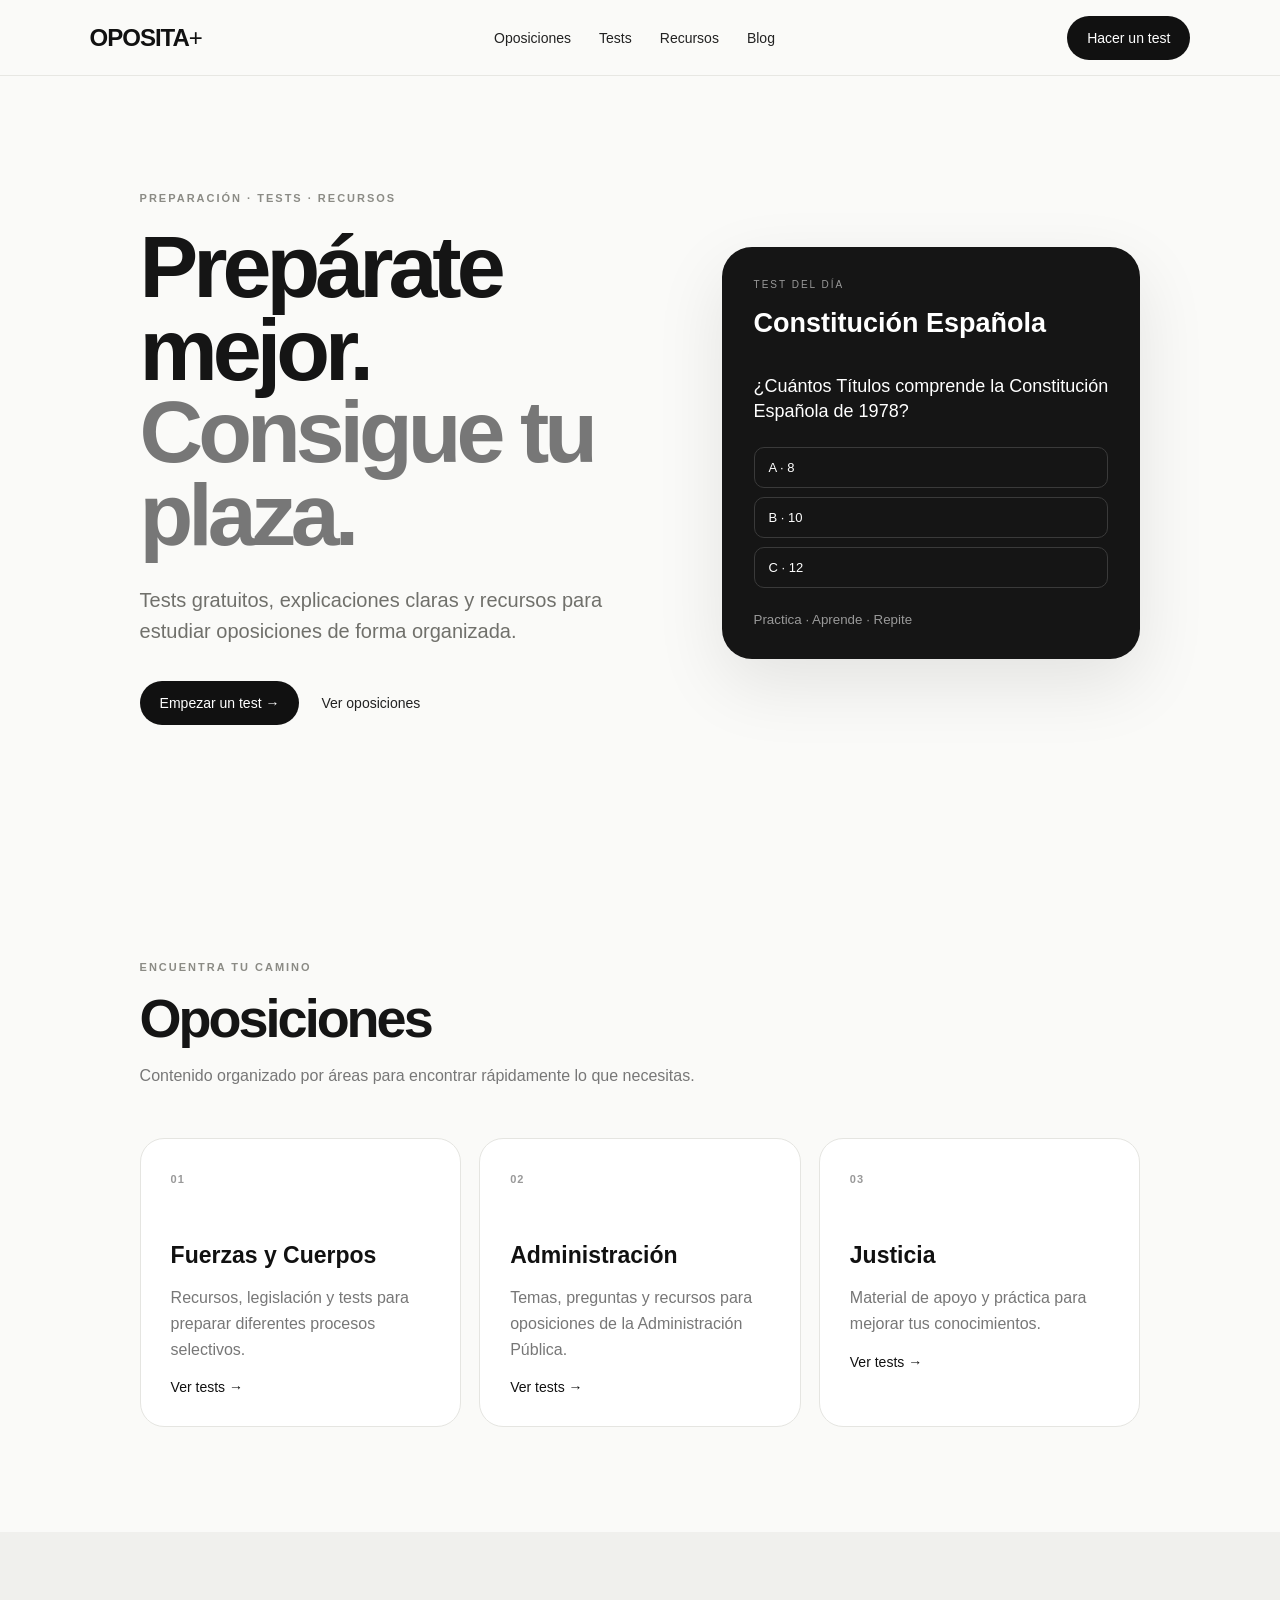
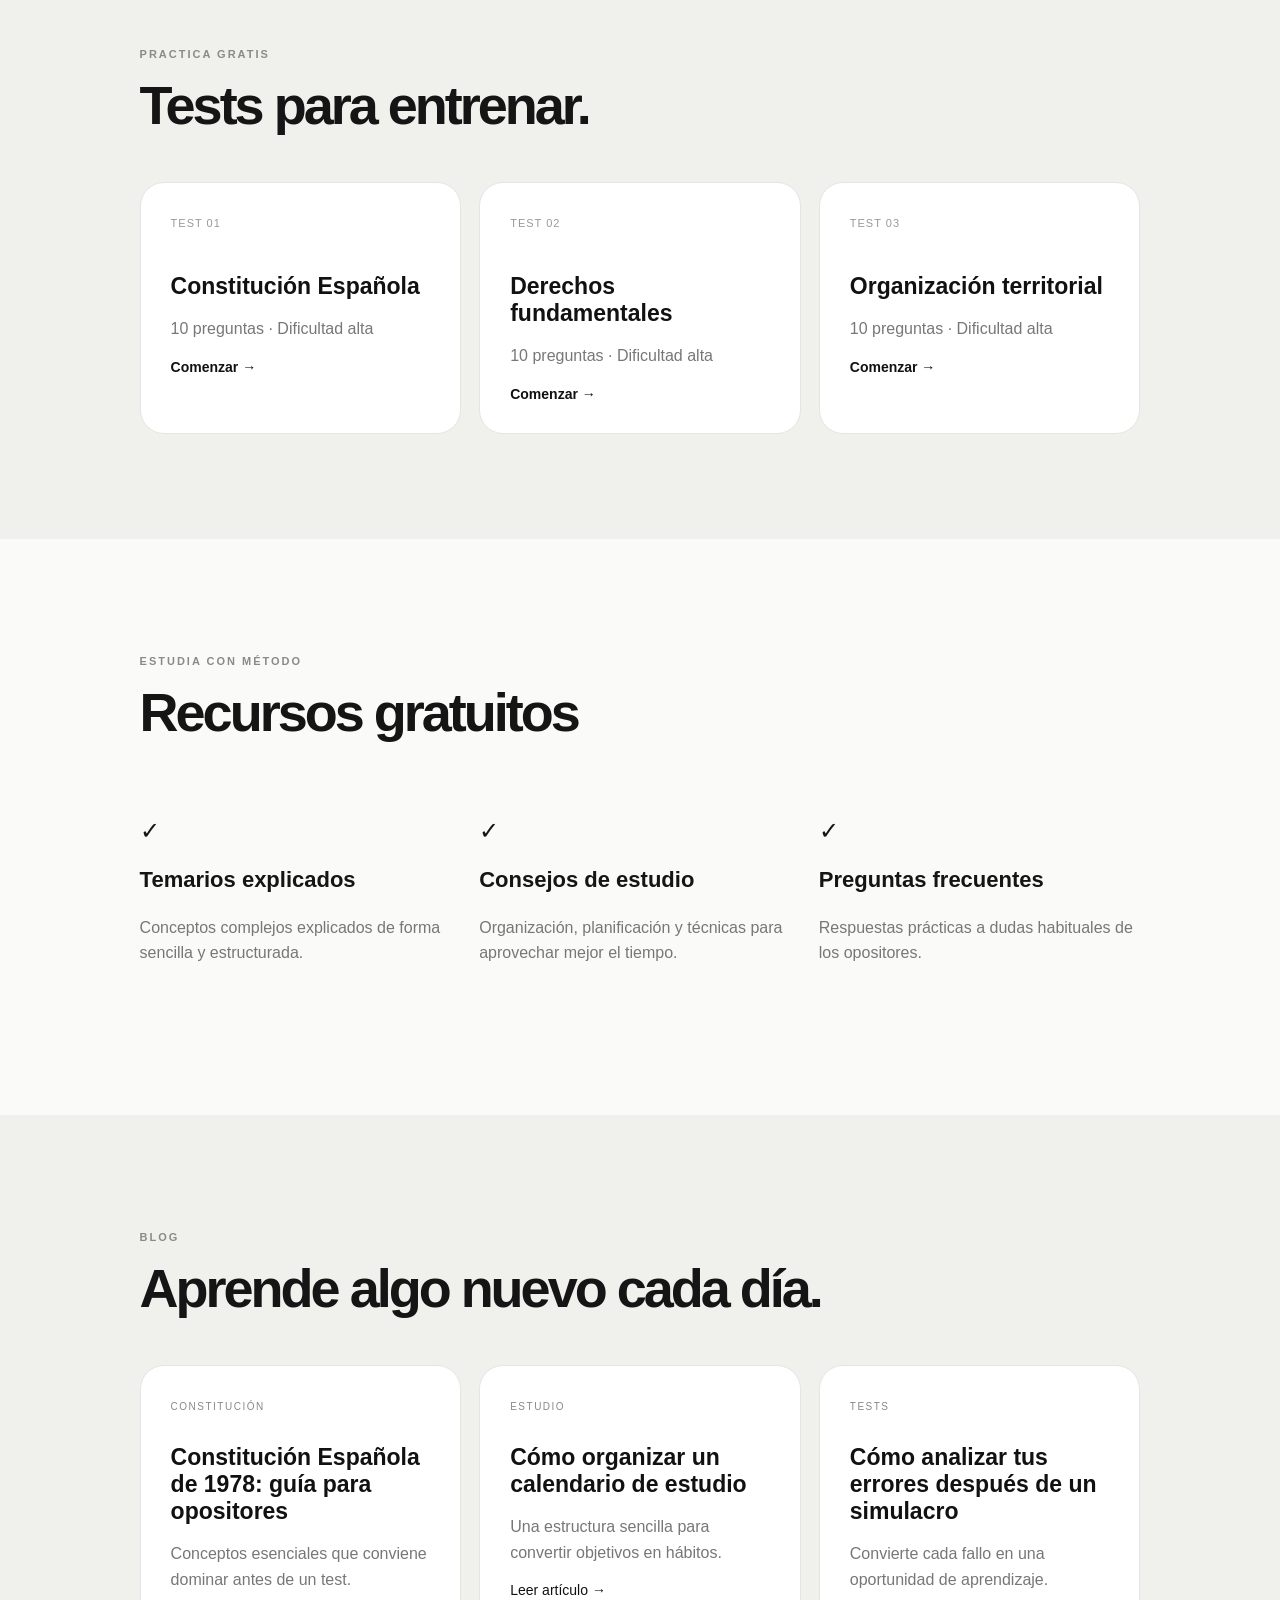
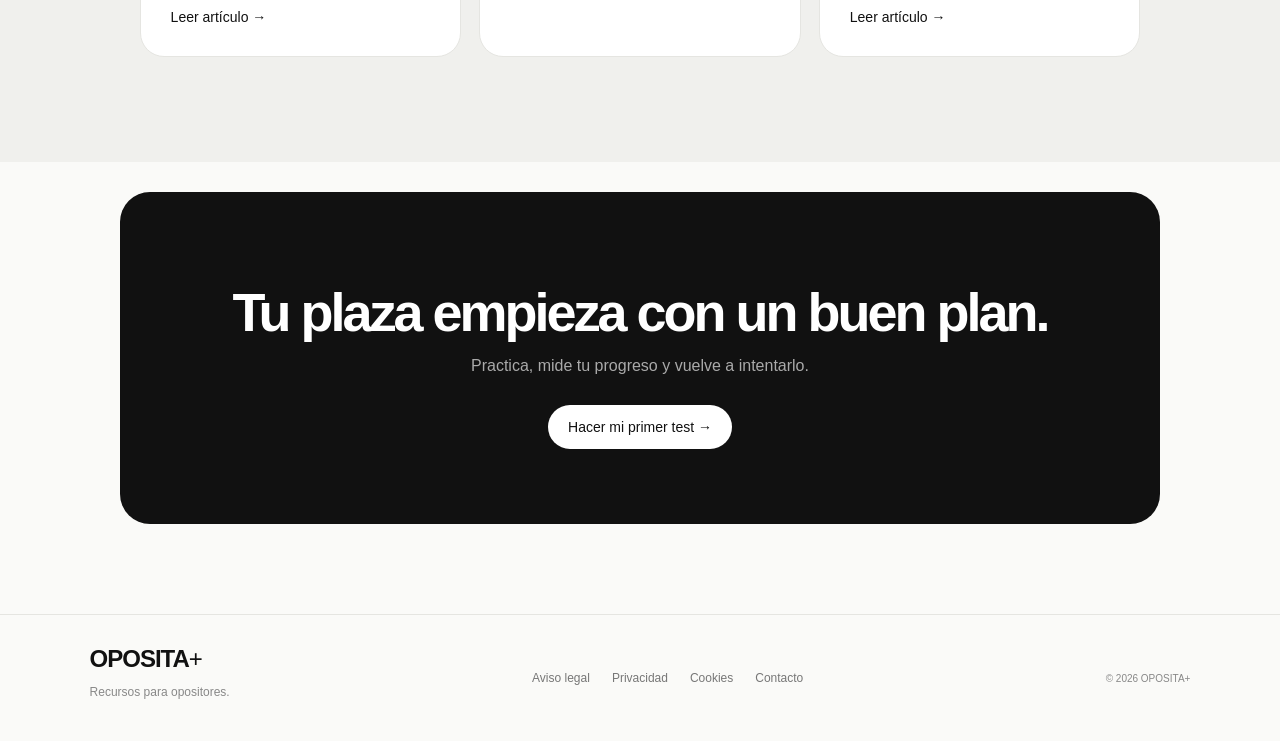
<file: index.html>
<!doctype html>
<html lang="es">
<head>
<meta charset="utf-8"><meta name="viewport" content="width=device-width,initial-scale=1">
<title>OPOSITA+ — Tests, temarios y recursos para opositores</title>
<meta name="description" content="Tests, temarios, consejos y recursos gratuitos para preparar oposiciones en España.">
<meta name="robots" content="index,follow">
<link rel="stylesheet" href="styles.css">
</head>
<body>
<header><a class="logo" href="#">OPOSITA<span>+</span></a><nav><a href="#oposiciones">Oposiciones</a><a href="#tests">Tests</a><a href="#recursos">Recursos</a><a href="#blog">Blog</a></nav><a class="btn" href="#tests">Hacer un test</a></header>
<main>
<section class="hero"><div><p class="eyebrow">PREPARACIÓN · TESTS · RECURSOS</p><h1>Prepárate mejor.<br><em>Consigue tu plaza.</em></h1><p class="lead">Tests gratuitos, explicaciones claras y recursos para estudiar oposiciones de forma organizada.</p><div class="actions"><a class="btn" href="#tests">Empezar un test →</a><a class="link" href="#oposiciones">Ver oposiciones</a></div></div><div class="hero-card"><div class="mini">TEST DEL DÍA</div><strong>Constitución Española</strong><div class="question">¿Cuántos Títulos comprende la Constitución Española de 1978?</div><div class="answers"><span>A · 8</span><span>B · 10</span><span>C · 12</span></div><small>Practica · Aprende · Repite</small></div></section>
<section id="oposiciones"><p class="eyebrow">ENCUENTRA TU CAMINO</p><h2>Oposiciones</h2><p class="sub">Contenido organizado por áreas para encontrar rápidamente lo que necesitas.</p><div class="grid"><article><b>01</b><h3>Fuerzas y Cuerpos</h3><p>Recursos, legislación y tests para preparar diferentes procesos selectivos.</p><a href="#tests">Ver tests →</a></article><article><b>02</b><h3>Administración</h3><p>Temas, preguntas y recursos para oposiciones de la Administración Pública.</p><a href="#tests">Ver tests →</a></article><article><b>03</b><h3>Justicia</h3><p>Material de apoyo y práctica para mejorar tus conocimientos.</p><a href="#tests">Ver tests →</a></article></div></section>
<section id="tests" class="gray"><p class="eyebrow">PRACTICA GRATIS</p><h2>Tests para entrenar.</h2><div class="test-grid"><a class="test" href="https://danielgonzalezcarbonell.github.io/oposita-plus/test-constitucion.html"><span>TEST 01</span><h3>Constitución Española</h3><p>10 preguntas · Dificultad alta</p><strong>Comenzar →</strong></a><a class="test" href="https://danielgonzalezcarbonell.github.io/oposita-plus/test-derechos-fundamentales.html"><span>TEST 02</span><h3>Derechos fundamentales</h3><p>10 preguntas · Dificultad alta</p><strong>Comenzar →</strong></a><a class="test" href="https://danielgonzalezcarbonell.github.io/oposita-plus/test-organizacion-territorial.html"><span>TEST 03</span><h3>Organización territorial</h3><p>10 preguntas · Dificultad alta</p><strong>Comenzar →</strong></a></div></section>
<section id="recursos"><p class="eyebrow">ESTUDIA CON MÉTODO</p><h2>Recursos gratuitos</h2><div class="features"><div><span>✓</span><h3>Temarios explicados</h3><p>Conceptos complejos explicados de forma sencilla y estructurada.</p></div><div><span>✓</span><h3>Consejos de estudio</h3><p>Organización, planificación y técnicas para aprovechar mejor el tiempo.</p></div><div><span>✓</span><h3>Preguntas frecuentes</h3><p>Respuestas prácticas a dudas habituales de los opositores.</p></div></div></section>
<section id="blog" class="gray"><p class="eyebrow">BLOG</p><h2>Aprende algo nuevo cada día.</h2><div class="posts"><article><small>CONSTITUCIÓN</small><h3>Constitución Española de 1978: guía para opositores</h3><p>Conceptos esenciales que conviene dominar antes de un test.</p><a href="#">Leer artículo →</a></article><article><small>ESTUDIO</small><h3>Cómo organizar un calendario de estudio</h3><p>Una estructura sencilla para convertir objetivos en hábitos.</p><a href="#">Leer artículo →</a></article><article><small>TESTS</small><h3>Cómo analizar tus errores después de un simulacro</h3><p>Convierte cada fallo en una oportunidad de aprendizaje.</p><a href="#">Leer artículo →</a></article></div></section>
<section class="cta"><h2>Tu plaza empieza con un buen plan.</h2><p>Practica, mide tu progreso y vuelve a intentarlo.</p><a class="btn white" href="#tests">Hacer mi primer test →</a></section>
</main>
<footer><div><a class="logo" href="#">OPOSITA<span>+</span></a><p>Recursos para opositores.</p></div><div class="footer-links"><a href="#">Aviso legal</a><a href="#">Privacidad</a><a href="#">Cookies</a><a href="mailto:hola@oposita.es">Contacto</a></div><small>© 2026 OPOSITA+</small></footer>
</body></html>
</file>
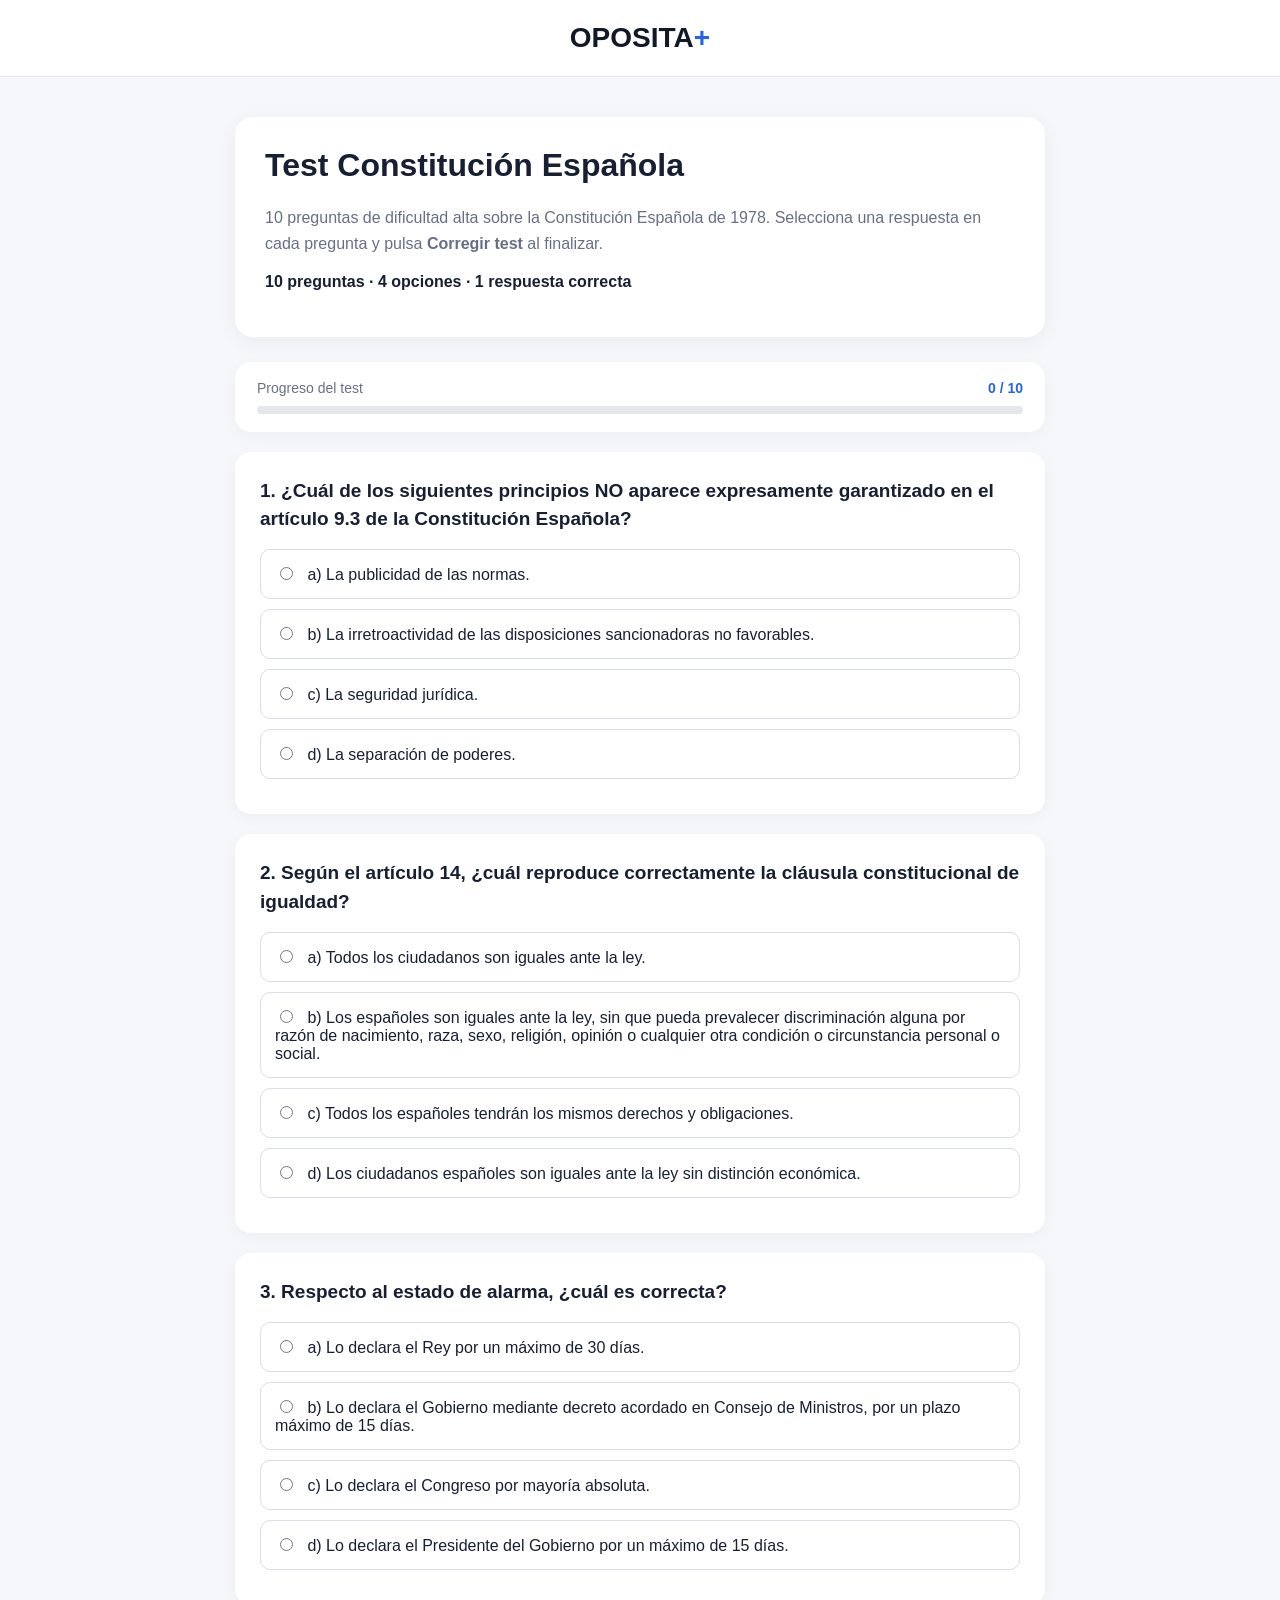
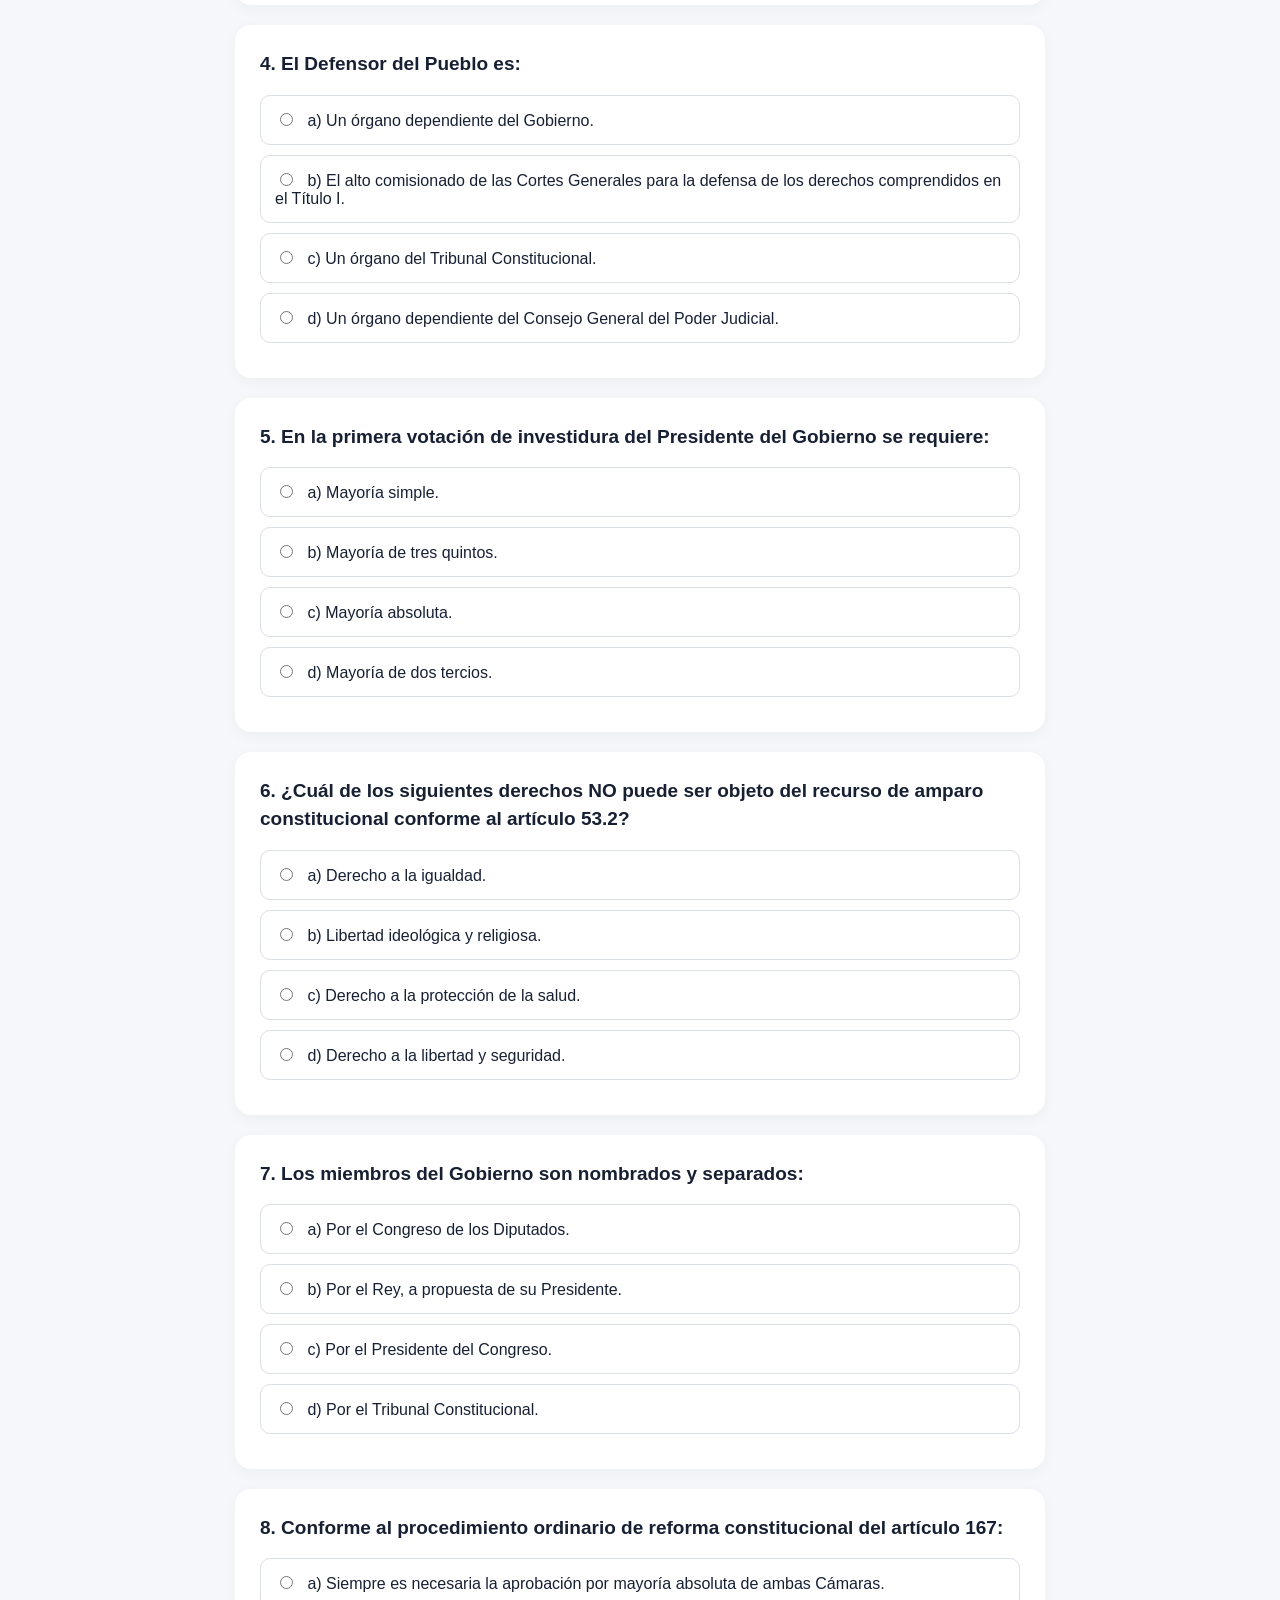
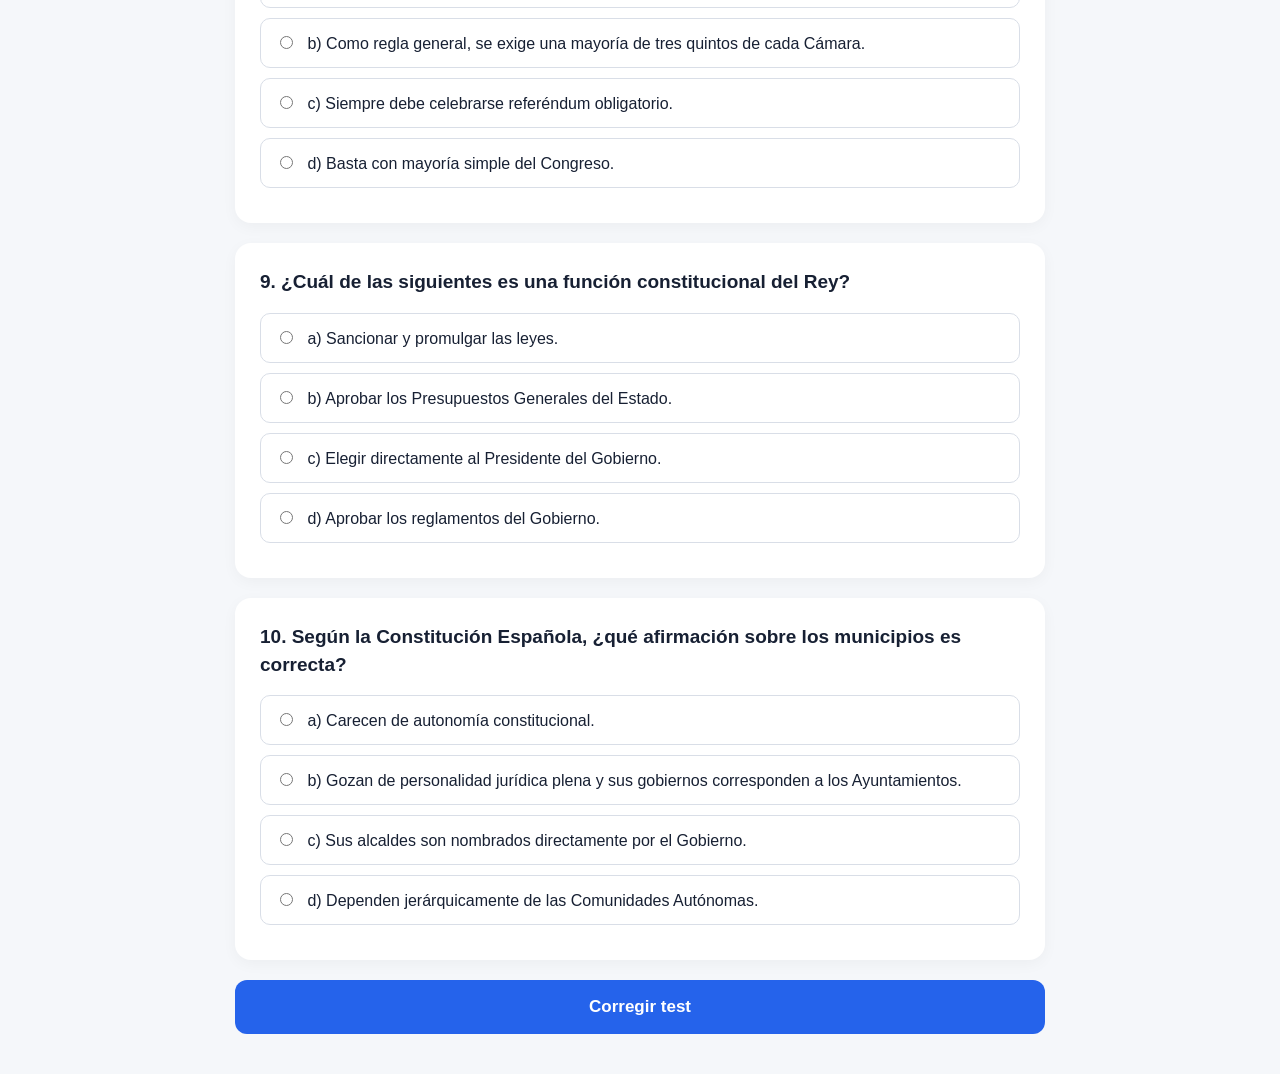
<file: test-constitucion.html>
<!DOCTYPE html>
<html lang="es">
<head>
<meta charset="UTF-8">
<meta name="viewport" content="width=device-width, initial-scale=1.0">
<title>Test Constitución Española | OPOSITA+</title>

<style>
* {
    box-sizing: border-box;
}

body {
    margin: 0;
    font-family: Arial, Helvetica, sans-serif;
    background: #f5f7fa;
    color: #172033;
}

header {
    background: white;
    padding: 22px 20px;
    text-align: center;
    border-bottom: 1px solid #e5e7eb;
}

.logo {
    font-size: 28px;
    font-weight: 800;
    color: #111827;
}

.logo span {
    color: #2563eb;
}

.container {
    max-width: 850px;
    margin: 40px auto;
    padding: 0 20px;
}

.intro {
    background: white;
    padding: 30px;
    border-radius: 18px;
    margin-bottom: 25px;
    box-shadow: 0 5px 20px rgba(0,0,0,0.05);
}

h1 {
    margin-top: 0;
    font-size: 32px;
}

.subtitle {
    color: #667085;
    line-height: 1.6;
}

.question {
    background: white;
    padding: 25px;
    margin-bottom: 20px;
    border-radius: 16px;
    box-shadow: 0 4px 15px rgba(0,0,0,0.04);
}

.question h2 {
    font-size: 19px;
    line-height: 1.5;
    margin-top: 0;
}

.progress-box {
    background: white;
    padding: 18px 22px;
    margin-bottom: 20px;
    border-radius: 16px;
    box-shadow: 0 4px 15px rgba(0,0,0,0.04);
}

.progress-info {
    display: flex;
    justify-content: space-between;
    align-items: center;
    margin-bottom: 10px;
    font-size: 14px;
    color: #667085;
}

.progress-info strong {
    color: #2563eb;
}

.progress-bar {
    width: 100%;
    height: 8px;
    background: #e5e7eb;
    border-radius: 20px;
    overflow: hidden;
}

#progress-fill {
    width: 0%;
    height: 100%;
    background: #2563eb;
    border-radius: 20px;
    transition: width 0.3s ease;
}.option {
    display: block;
    padding: 14px;
    margin: 10px 0;
    border: 1px solid #d9dee7;
    border-radius: 10px;
    cursor: pointer;
    transition: 0.2s;
}

.option:hover {
    background: #f1f5ff;
    border-color: #2563eb;
}

.option input {
    margin-right: 10px;
}

.correct {
    background: #dcfce7 !important;
    border-color: #22c55e !important;
}

.incorrect {
    background: #fee2e2 !important;
    border-color: #ef4444 !important;
}

.explanation {
    display: none;
    margin-top: 15px;
    padding: 15px;
    background: #f8fafc;
    border-radius: 10px;
    color: #475467;
    line-height: 1.5;
}

button {
    width: 100%;
    padding: 17px;
    border: none;
    border-radius: 12px;
    background: #2563eb;
    color: white;
    font-size: 17px;
    font-weight: bold;
    cursor: pointer;
}

button:hover {
    background: #1d4ed8;
}

#result {
    display: none;
    background: white;
    padding: 30px;
    margin-top: 25px;
    border-radius: 18px;
    text-align: center;
    box-shadow: 0 5px 20px rgba(0,0,0,0.06);
}

.score {
    font-size: 42px;
    font-weight: 800;
    color: #2563eb;
    margin: 15px 0;
}

@media (max-width: 600px) {
    h1 {
        font-size: 26px;
    }

    .container {
        margin-top: 20px;
    }
}
</style>
</head>

<body>

<header>
    <div class="logo">OPOSITA<span>+</span></div>
</header>

<div class="container">

    <div class="intro">
        <h1>Test Constitución Española</h1>
        <p class="subtitle">
            10 preguntas de dificultad alta sobre la Constitución Española de 1978.
            Selecciona una respuesta en cada pregunta y pulsa
            <strong>Corregir test</strong> al finalizar.
        </p>
        <p><strong>10 preguntas · 4 opciones · 1 respuesta correcta</strong></p>
    </div>
<div class="progress-box">
    <div class="progress-info">
        <span>Progreso del test</span>
        <strong id="progress-text">0 / 10</strong>
    </div>
    <div class="progress-bar">
        <div id="progress-fill"></div>
    </div>
</div>
    <form id="quiz">

        <div class="question">
            <h2>1. ¿Cuál de los siguientes principios NO aparece expresamente garantizado en el artículo 9.3 de la Constitución Española?</h2>

            <label class="option"><input type="radio" name="q1" value="a"> a) La publicidad de las normas.</label>
            <label class="option"><input type="radio" name="q1" value="b"> b) La irretroactividad de las disposiciones sancionadoras no favorables.</label>
            <label class="option"><input type="radio" name="q1" value="c"> c) La seguridad jurídica.</label>
            <label class="option"><input type="radio" name="q1" value="d"> d) La separación de poderes.</label>

            <div class="explanation">
                <strong>Respuesta correcta: d)</strong><br>
                El artículo 9.3 garantiza, entre otros, la legalidad, jerarquía normativa,
                publicidad de las normas, irretroactividad, seguridad jurídica,
                responsabilidad e interdicción de la arbitrariedad. La separación de
                poderes no aparece expresamente en este apartado.
            </div>
        </div>

        <div class="question">
            <h2>2. Según el artículo 14, ¿cuál reproduce correctamente la cláusula constitucional de igualdad?</h2>

            <label class="option"><input type="radio" name="q2" value="a"> a) Todos los ciudadanos son iguales ante la ley.</label>
            <label class="option"><input type="radio" name="q2" value="b"> b) Los españoles son iguales ante la ley, sin que pueda prevalecer discriminación alguna por razón de nacimiento, raza, sexo, religión, opinión o cualquier otra condición o circunstancia personal o social.</label>
            <label class="option"><input type="radio" name="q2" value="c"> c) Todos los españoles tendrán los mismos derechos y obligaciones.</label>
            <label class="option"><input type="radio" name="q2" value="d"> d) Los ciudadanos españoles son iguales ante la ley sin distinción económica.</label>

            <div class="explanation">
                <strong>Respuesta correcta: b)</strong><br>
                Es la formulación que recoge el artículo 14 de la Constitución,
                incluyendo expresamente las causas de discriminación mencionadas y
                la cláusula final de cualquier otra condición o circunstancia personal o social.
            </div>
        </div>

        <div class="question">
            <h2>3. Respecto al estado de alarma, ¿cuál es correcta?</h2>

            <label class="option"><input type="radio" name="q3" value="a"> a) Lo declara el Rey por un máximo de 30 días.</label>
            <label class="option"><input type="radio" name="q3" value="b"> b) Lo declara el Gobierno mediante decreto acordado en Consejo de Ministros, por un plazo máximo de 15 días.</label>
            <label class="option"><input type="radio" name="q3" value="c"> c) Lo declara el Congreso por mayoría absoluta.</label>
            <label class="option"><input type="radio" name="q3" value="d"> d) Lo declara el Presidente del Gobierno por un máximo de 15 días.</label>

            <div class="explanation">
                <strong>Respuesta correcta: b)</strong><br>
                El artículo 116.2 establece que el estado de alarma será declarado por
                el Gobierno mediante decreto acordado en Consejo de Ministros por un
                plazo máximo de quince días.
            </div>
        </div>

        <div class="question">
            <h2>4. El Defensor del Pueblo es:</h2>

            <label class="option"><input type="radio" name="q4" value="a"> a) Un órgano dependiente del Gobierno.</label>
            <label class="option"><input type="radio" name="q4" value="b"> b) El alto comisionado de las Cortes Generales para la defensa de los derechos comprendidos en el Título I.</label>
            <label class="option"><input type="radio" name="q4" value="c"> c) Un órgano del Tribunal Constitucional.</label>
            <label class="option"><input type="radio" name="q4" value="d"> d) Un órgano dependiente del Consejo General del Poder Judicial.</label>

            <div class="explanation">
                <strong>Respuesta correcta: b)</strong><br>
                El artículo 54 define al Defensor del Pueblo como alto comisionado de
                las Cortes Generales para la defensa de los derechos comprendidos en el Título I.
            </div>
        </div>

        <div class="question">
            <h2>5. En la primera votación de investidura del Presidente del Gobierno se requiere:</h2>

            <label class="option"><input type="radio" name="q5" value="a"> a) Mayoría simple.</label>
            <label class="option"><input type="radio" name="q5" value="b"> b) Mayoría de tres quintos.</label>
            <label class="option"><input type="radio" name="q5" value="c"> c) Mayoría absoluta.</label>
            <label class="option"><input type="radio" name="q5" value="d"> d) Mayoría de dos tercios.</label>

            <div class="explanation">
                <strong>Respuesta correcta: c)</strong><br>
                El artículo 99.3 establece que el candidato necesita obtener en primera
                votación la mayoría absoluta del Congreso de los Diputados.
            </div>
        </div>

        <div class="question">
            <h2>6. ¿Cuál de los siguientes derechos NO puede ser objeto del recurso de amparo constitucional conforme al artículo 53.2?</h2>

            <label class="option"><input type="radio" name="q6" value="a"> a) Derecho a la igualdad.</label>
            <label class="option"><input type="radio" name="q6" value="b"> b) Libertad ideológica y religiosa.</label>
            <label class="option"><input type="radio" name="q6" value="c"> c) Derecho a la protección de la salud.</label>
            <label class="option"><input type="radio" name="q6" value="d"> d) Derecho a la libertad y seguridad.</label>

            <div class="explanation">
                <strong>Respuesta correcta: c)</strong><br>
                El recurso de amparo protege los derechos reconocidos en el artículo 14
                y la Sección primera del Capítulo segundo del Título I, además de la
                objeción de conciencia del artículo 30.2. El artículo 43, relativo a la
                protección de la salud, pertenece al Capítulo tercero.
            </div>
        </div>

        <div class="question">
            <h2>7. Los miembros del Gobierno son nombrados y separados:</h2>

            <label class="option"><input type="radio" name="q7" value="a"> a) Por el Congreso de los Diputados.</label>
            <label class="option"><input type="radio" name="q7" value="b"> b) Por el Rey, a propuesta de su Presidente.</label>
            <label class="option"><input type="radio" name="q7" value="c"> c) Por el Presidente del Congreso.</label>
            <label class="option"><input type="radio" name="q7" value="d"> d) Por el Tribunal Constitucional.</label>

            <div class="explanation">
                <strong>Respuesta correcta: b)</strong><br>
                El artículo 100 establece que los demás miembros del Gobierno serán
                nombrados y separados por el Rey, a propuesta de su Presidente.
            </div>
        </div>

        <div class="question">
            <h2>8. Conforme al procedimiento ordinario de reforma constitucional del artículo 167:</h2>

            <label class="option"><input type="radio" name="q8" value="a"> a) Siempre es necesaria la aprobación por mayoría absoluta de ambas Cámaras.</label>
            <label class="option"><input type="radio" name="q8" value="b"> b) Como regla general, se exige una mayoría de tres quintos de cada Cámara.</label>
            <label class="option"><input type="radio" name="q8" value="c"> c) Siempre debe celebrarse referéndum obligatorio.</label>
            <label class="option"><input type="radio" name="q8" value="d"> d) Basta con mayoría simple del Congreso.</label>

            <div class="explanation">
                <strong>Respuesta correcta: b)</strong><br>
                El artículo 167 establece como regla general la aprobación por mayoría
                de tres quintos de cada Cámara, contemplando además mecanismos para
                resolver determinados desacuerdos entre Congreso y Senado.
            </div>
        </div>

        <div class="question">
            <h2>9. ¿Cuál de las siguientes es una función constitucional del Rey?</h2>

            <label class="option"><input type="radio" name="q9" value="a"> a) Sancionar y promulgar las leyes.</label>
            <label class="option"><input type="radio" name="q9" value="b"> b) Aprobar los Presupuestos Generales del Estado.</label>
            <label class="option"><input type="radio" name="q9" value="c"> c) Elegir directamente al Presidente del Gobierno.</label>
            <label class="option"><input type="radio" name="q9" value="d"> d) Aprobar los reglamentos del Gobierno.</label>

            <div class="explanation">
                <strong>Respuesta correcta: a)</strong><br>
                El artículo 62.a establece entre las funciones del Rey sancionar y
                promulgar las leyes.
            </div>
        </div>

        <div class="question">
            <h2>10. Según la Constitución Española, ¿qué afirmación sobre los municipios es correcta?</h2>

            <label class="option"><input type="radio" name="q10" value="a"> a) Carecen de autonomía constitucional.</label>
            <label class="option"><input type="radio" name="q10" value="b"> b) Gozan de personalidad jurídica plena y sus gobiernos corresponden a los Ayuntamientos.</label>
            <label class="option"><input type="radio" name="q10" value="c"> c) Sus alcaldes son nombrados directamente por el Gobierno.</label>
            <label class="option"><input type="radio" name="q10" value="d"> d) Dependen jerárquicamente de las Comunidades Autónomas.</label>

            <div class="explanation">
                <strong>Respuesta correcta: b)</strong><br>
                El artículo 140 garantiza la autonomía de los municipios, que gozan de
                personalidad jurídica plena. Su gobierno y administración corresponde
                a sus respectivos Ayuntamientos.
            </div>
        </div>

        <button type="button" onclick="corregir()">Corregir test</button>

    </form>

   <div id="result">
    <h2>Resultado</h2>

    <div class="score" id="score"></div>

    <p id="percentage"></p>

    <p id="details"></p>

    <p id="message"></p>

    <button type="button" onclick="location.reload()">
        🔄 Repetir test
    </button>
</div>

</div>

<script>
const preguntas = document.querySelectorAll('input[type="radio"]');

preguntas.forEach(function(pregunta) {
    pregunta.addEventListener('change', function() {

        let contestadas = 0;

        for (let i = 1; i <= 10; i++) {
            if (document.querySelector('input[name="q' + i + '"]:checked')) {
                contestadas++;
            }
        }

        const porcentaje = (contestadas / 10) * 100;

        document.getElementById('progress-text').textContent =
            contestadas + ' / 10';

        document.getElementById('progress-fill').style.width =
            porcentaje + '%';
    });
});
function corregir() {

    const respuestas = {
        q1: "d",
        q2: "b",
        q3: "b",
        q4: "b",
        q5: "c",
        q6: "c",
        q7: "b",
        q8: "b",
        q9: "a",
        q10: "b"
    };

    let puntuacion = 0;
    let contestadas = 0;

    for (let i = 1; i <= 10; i++) {

        const seleccionada =
            document.querySelector('input[name="q' + i + '"]:checked');

        const pregunta =
            document.querySelectorAll(".question")[i - 1];

        const opciones =
            pregunta.querySelectorAll(".option");

        const explicacion =
            pregunta.querySelector(".explanation");

        if (seleccionada) {
            contestadas++;

            if (seleccionada.value === respuestas["q" + i]) {
                puntuacion++;
            }
        }

        opciones.forEach(opcion => {

            const input = opcion.querySelector("input");

            if (input.value === respuestas["q" + i]) {
                opcion.classList.add("correct");
            }

            if (seleccionada && input.value === seleccionada.value &&
                seleccionada.value !== respuestas["q" + i]) {
                opcion.classList.add("incorrect");
            }

            input.disabled = true;
        });

        explicacion.style.display = "block";
    }

    if (contestadas < 10) {
        alert("Debes responder las 10 preguntas antes de corregir el test.");
        return;
    }

    document.getElementById("result").style.display = "block";

    document.getElementById("score").textContent =
        puntuacion + " / 10";
const porcentaje = puntuacion * 10;

document.getElementById("percentage").textContent =
    porcentaje + "% de aciertos";

document.getElementById("details").textContent =
    "Has acertado " + puntuacion + " preguntas y has fallado " +
    (10 - puntuacion) + ".";
    let mensaje = "";

    if (puntuacion === 10) {
        mensaje = "¡Excelente! Dominio muy alto del tema.";
    } else if (puntuacion >= 8) {
        mensaje = "Muy buen resultado. Sigue repasando los detalles.";
    } else if (puntuacion >= 5) {
        mensaje = "Buen punto de partida. Conviene reforzar algunos conceptos.";
    } else {
        mensaje = "Conviene repasar la Constitución y volver a intentarlo.";
    }

    document.getElementById("message").textContent = mensaje;

    window.scrollTo({
        top: document.body.scrollHeight,
        behavior: "smooth"
    });
}

</script>

</body>
</html>
</file>
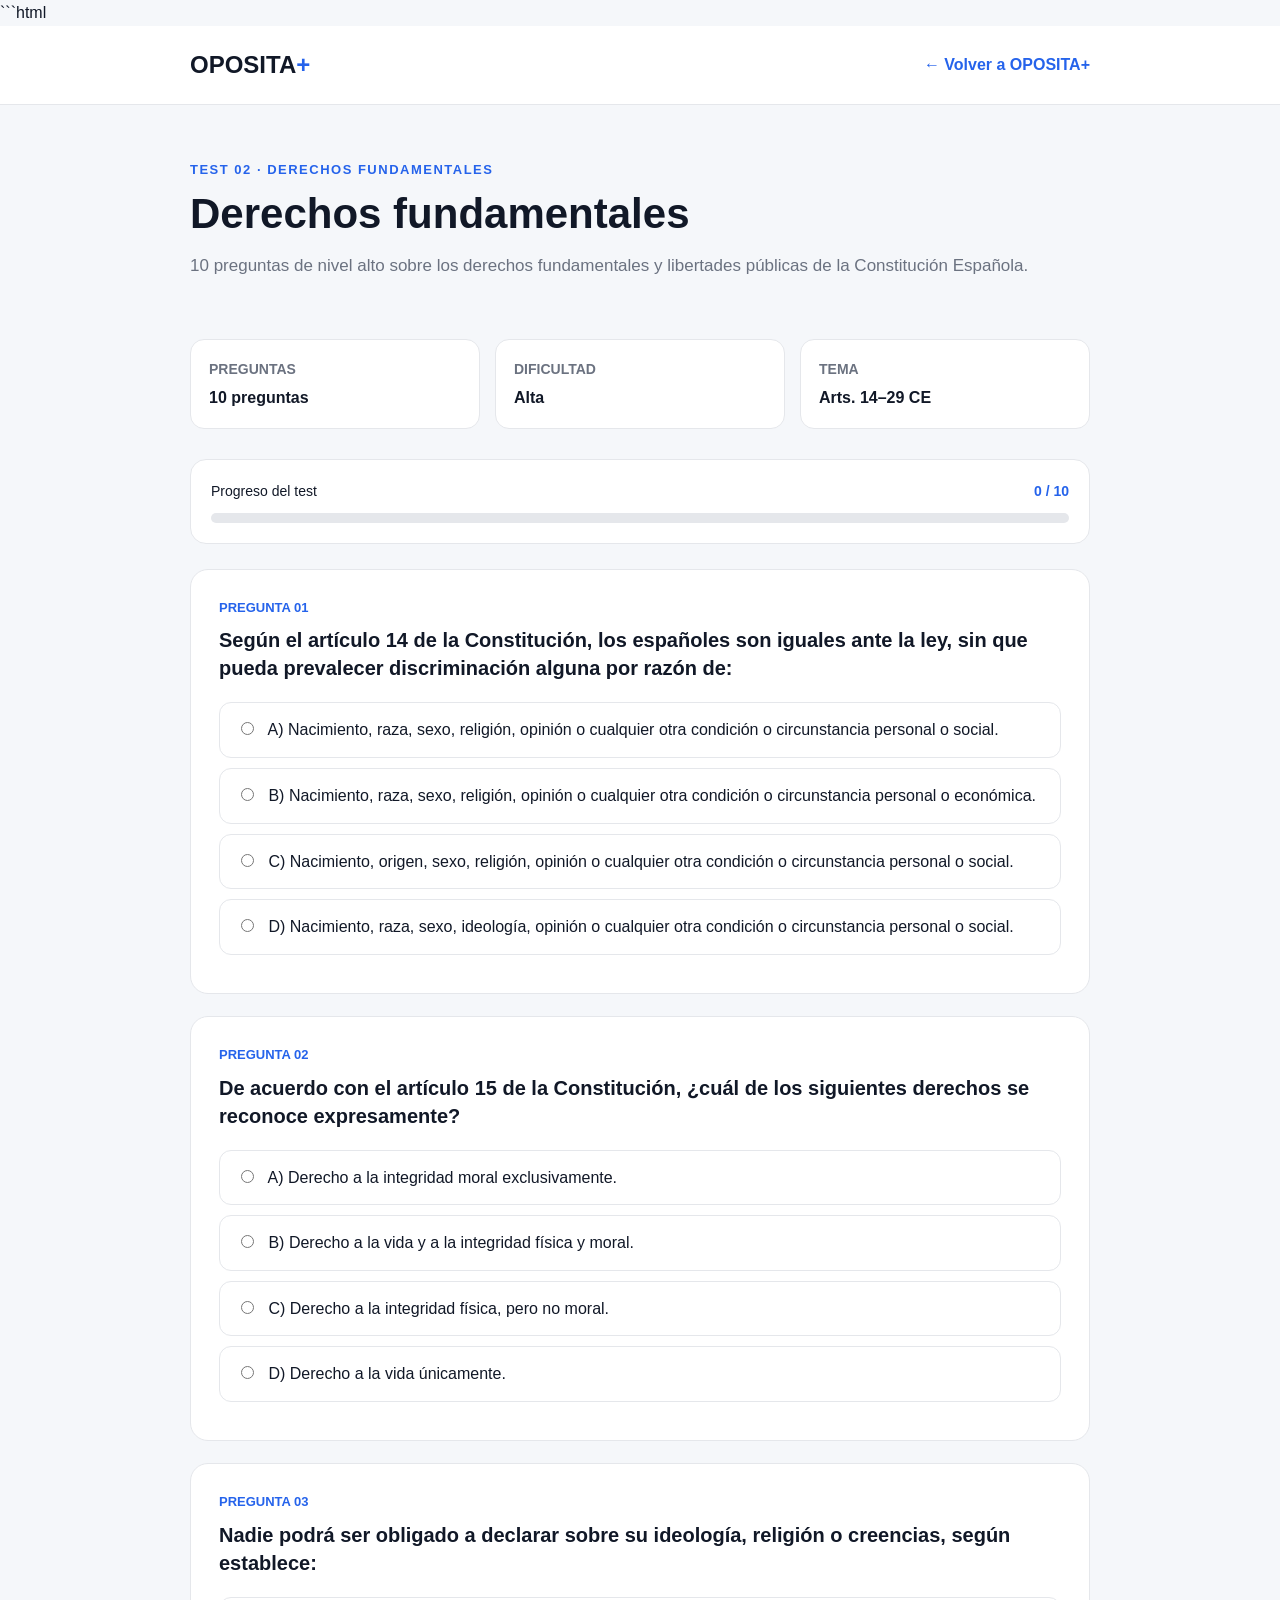
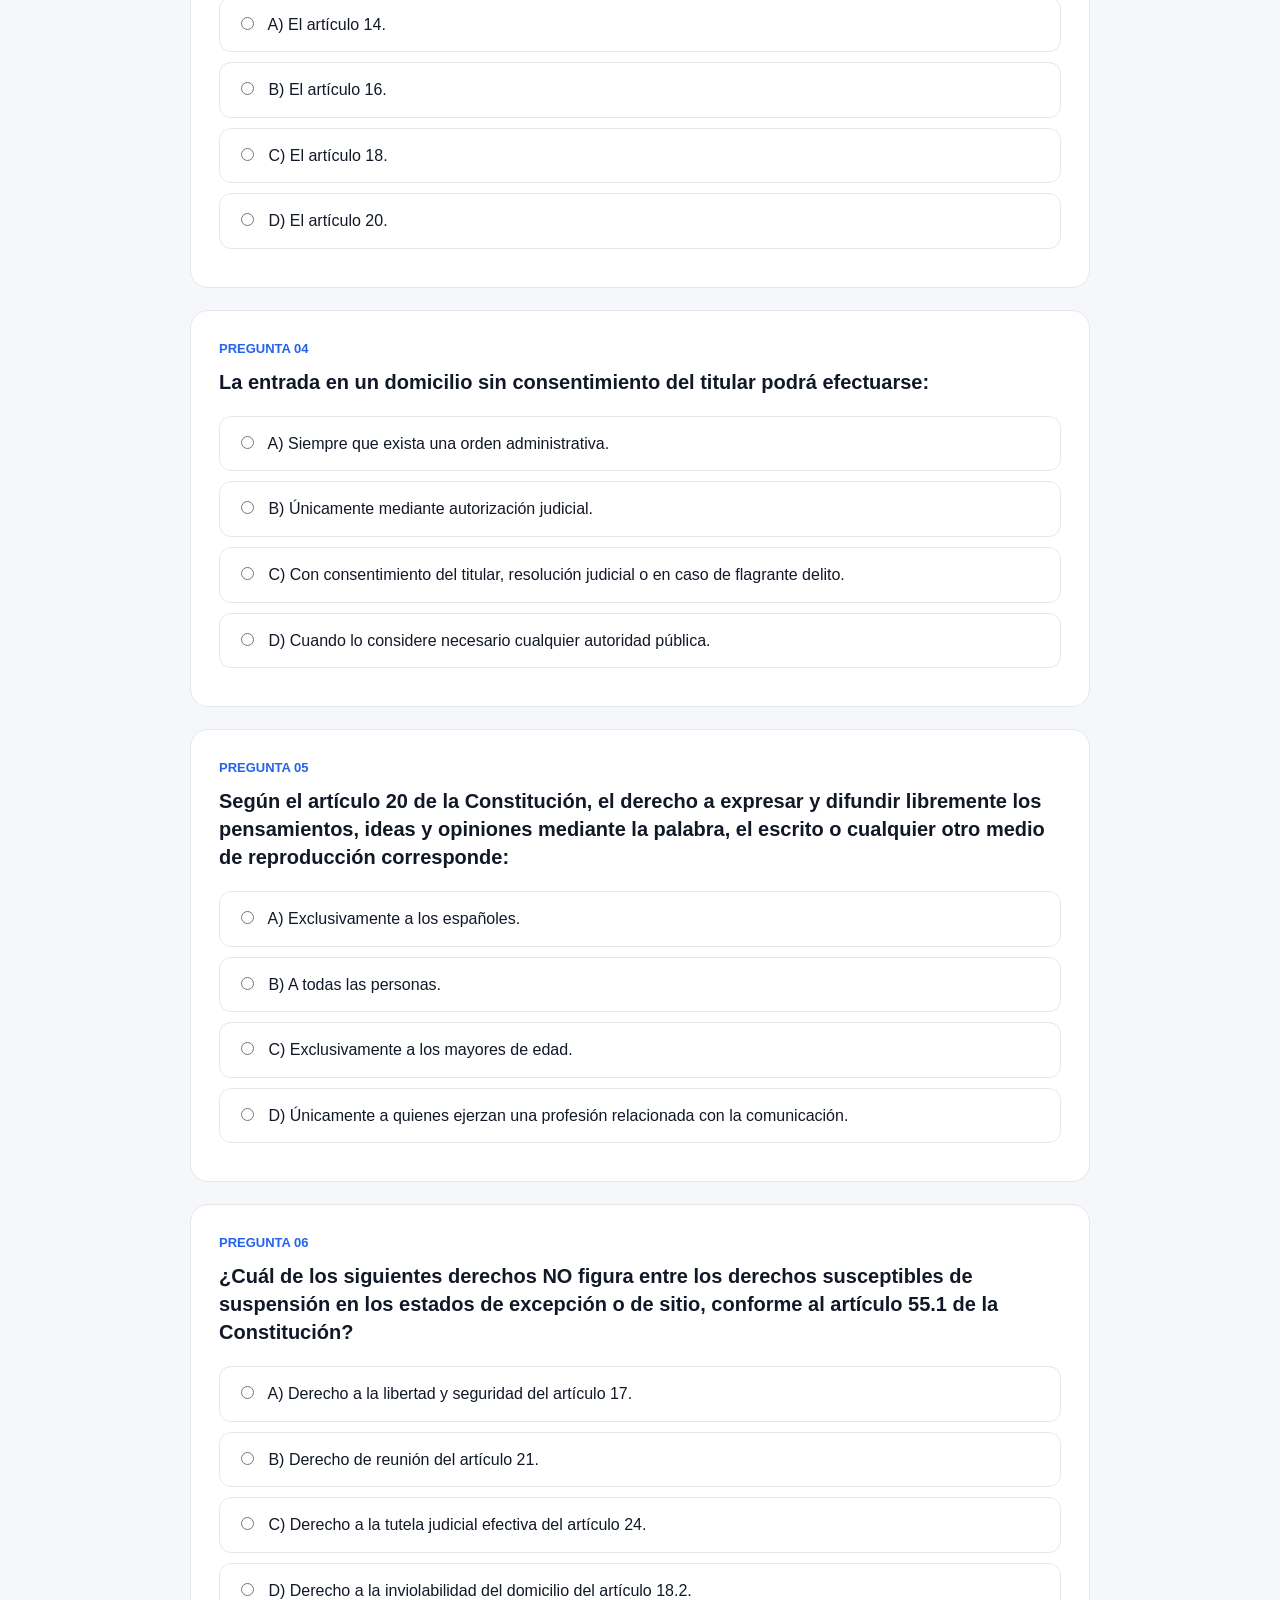
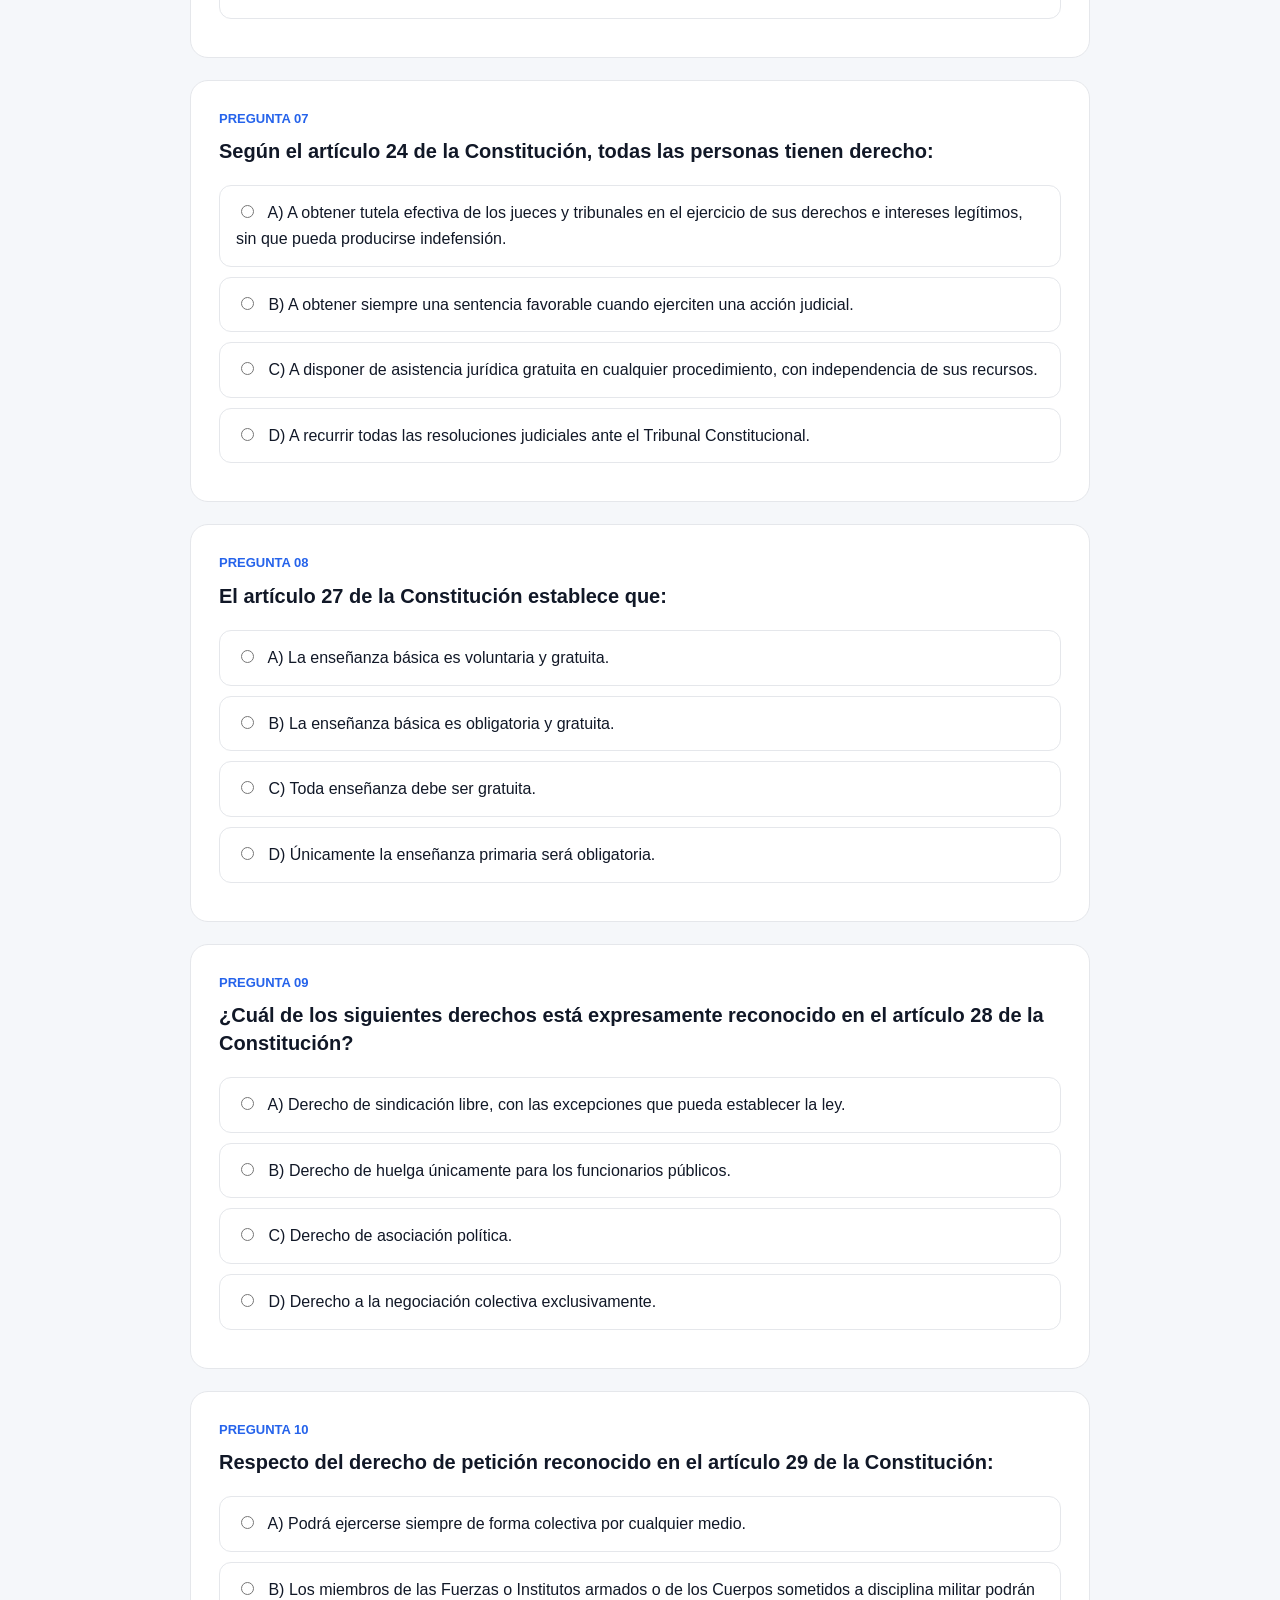
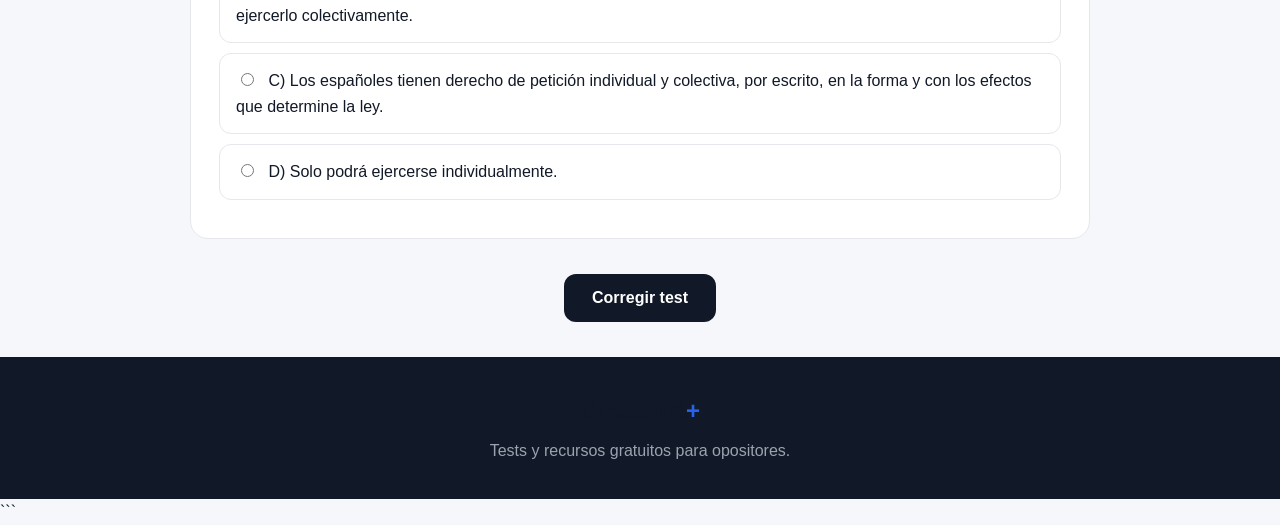
<file: test-derechos-fundamentales.html>
```html
<!DOCTYPE html>
<html lang="es">
<head>
<meta charset="UTF-8">
<meta name="viewport" content="width=device-width, initial-scale=1.0">

<title>Test 02 — Derechos fundamentales | OPOSITA+</title>

<meta name="description" content="Test gratuito de 10 preguntas sobre derechos fundamentales y libertades públicas de la Constitución Española. Nivel alto de oposición.">

<style>
:root{
    --blue:#111827;
    --blue-light:#2563eb;
    --green:#16a34a;
    --red:#dc2626;
    --gray:#f5f7fa;
    --border:#e5e7eb;
    --text:#111827;
    --muted:#6b7280;
    --white:#ffffff;
}

*{
    box-sizing:border-box;
}

body{
    margin:0;
    font-family:-apple-system,BlinkMacSystemFont,"Segoe UI",Roboto,Arial,sans-serif;
    background:var(--gray);
    color:var(--text);
    line-height:1.6;
}

.container{
    width:min(900px,92%);
    margin:0 auto;
}

/* HEADER */

header{
    background:#fff;
    border-bottom:1px solid var(--border);
    padding:20px 0;
}

.header-inner{
    display:flex;
    justify-content:space-between;
    align-items:center;
    gap:20px;
}

.logo{
    font-size:24px;
    font-weight:800;
    text-decoration:none;
    color:#111827;
}

.logo span{
    color:var(--blue-light);
}

.back{
    color:var(--blue-light);
    text-decoration:none;
    font-weight:600;
}

/* HERO */

.hero{
    padding:55px 0 30px;
}

.eyebrow{
    font-size:13px;
    font-weight:800;
    letter-spacing:1.5px;
    color:var(--blue-light);
    margin-bottom:10px;
}

h1{
    font-size:42px;
    line-height:1.1;
    margin:0 0 15px;
}

.hero p{
    color:var(--muted);
    font-size:17px;
    margin:0;
}

/* TEST INFO */

.info{
    display:grid;
    grid-template-columns:repeat(3,1fr);
    gap:15px;
    margin:30px 0;
}

.info-card{
    background:#fff;
    border:1px solid var(--border);
    border-radius:14px;
    padding:18px;
}

.info-card strong{
    display:block;
    font-size:14px;
    color:var(--muted);
    margin-bottom:4px;
}

.info-card span{
    font-weight:700;
}

/* PROGRESS */

.progress-box{
    background:#fff;
    border:1px solid var(--border);
    border-radius:16px;
    padding:20px;
    margin-bottom:25px;
}

.progress-info{
    display:flex;
    justify-content:space-between;
    align-items:center;
    margin-bottom:10px;
    font-size:14px;
}

.progress-info strong{
    color:var(--blue-light);
}

.progress-bar{
    width:100%;
    height:10px;
    background:#e5e7eb;
    border-radius:999px;
    overflow:hidden;
}

#progress-fill{
    width:0%;
    height:100%;
    background:var(--blue-light);
    border-radius:999px;
    transition:width .3s ease;
}

/* QUESTIONS */

.question-card{
    background:#fff;
    border:1px solid var(--border);
    border-radius:18px;
    padding:28px;
    margin-bottom:22px;
}

.question-number{
    font-size:13px;
    font-weight:800;
    color:var(--blue-light);
    margin-bottom:8px;
}

.question-card h2{
    font-size:20px;
    line-height:1.4;
    margin:0 0 20px;
}

.option{
    display:block;
    border:1px solid var(--border);
    border-radius:12px;
    padding:14px 16px;
    margin:10px 0;
    cursor:pointer;
    transition:.2s;
}

.option:hover{
    border-color:#9ca3af;
    background:#f9fafb;
}

.option input{
    margin-right:10px;
}

.option.correct{
    background:#dcfce7;
    border-color:#16a34a;
}

.option.wrong{
    background:#fee2e2;
    border-color:#dc2626;
}

/* EXPLANATION */

.explanation{
    display:none;
    margin-top:15px;
    padding:14px 16px;
    border-radius:10px;
    background:#f3f4f6;
    color:#374151;
    font-size:14px;
}

.explanation.show{
    display:block;
}

/* BUTTON */

.actions{
    text-align:center;
    margin:35px 0;
}

button{
    border:0;
    border-radius:12px;
    background:#111827;
    color:#fff;
    padding:15px 28px;
    font-size:16px;
    font-weight:700;
    cursor:pointer;
    transition:.2s;
}

button:hover{
    background:#2563eb;
}

button:disabled{
    opacity:.5;
    cursor:not-allowed;
}

/* RESULT */

#result{
    display:none;
    background:#fff;
    border:1px solid var(--border);
    border-radius:20px;
    padding:35px;
    text-align:center;
    margin:35px 0 60px;
}

#result h2{
    margin-top:0;
    font-size:28px;
}

.score{
    font-size:52px;
    font-weight:800;
    margin:10px 0;
}

#percentage{
    font-size:22px;
    font-weight:700;
    color:var(--blue-light);
}

#details{
    color:var(--muted);
}

#message{
    font-weight:700;
    margin:20px 0;
}

/* FOOTER */

footer{
    background:#111827;
    color:#fff;
    padding:35px 0;
    text-align:center;
}

footer p{
    color:#9ca3af;
    margin:8px 0 0;
}

footer a{
    color:#fff;
    text-decoration:none;
}

/* MOBILE */

@media(max-width:650px){

    h1{
        font-size:32px;
    }

    .info{
        grid-template-columns:1fr;
    }

    .question-card{
        padding:20px;
    }

    .question-card h2{
        font-size:18px;
    }

    .header-inner{
        align-items:flex-start;
    }

    .back{
        font-size:14px;
    }
}
</style>
</head>

<body>

<header>
    <div class="container header-inner">
        <a class="logo" href="https://danielgonzalezcarbonell.github.io/oposita-plus/">
            OPOSITA<span>+</span>
        </a>

        <a class="back" href="https://danielgonzalezcarbonell.github.io/oposita-plus/">
            ← Volver a OPOSITA+
        </a>
    </div>
</header>

<main class="container">

    <section class="hero">
        <div class="eyebrow">TEST 02 · DERECHOS FUNDAMENTALES</div>

        <h1>Derechos fundamentales</h1>

        <p>
            10 preguntas de nivel alto sobre los derechos fundamentales
            y libertades públicas de la Constitución Española.
        </p>
    </section>

    <section class="info">

        <div class="info-card">
            <strong>PREGUNTAS</strong>
            <span>10 preguntas</span>
        </div>

        <div class="info-card">
            <strong>DIFICULTAD</strong>
            <span>Alta</span>
        </div>

        <div class="info-card">
            <strong>TEMA</strong>
            <span>Arts. 14–29 CE</span>
        </div>

    </section>

    <div class="progress-box">

        <div class="progress-info">
            <span>Progreso del test</span>
            <strong id="progress-text">0 / 10</strong>
        </div>

        <div class="progress-bar">
            <div id="progress-fill"></div>
        </div>

    </div>

    <form id="quiz">

        <!-- PREGUNTA 1 -->

        <div class="question-card" data-question="1">

            <div class="question-number">PREGUNTA 01</div>

            <h2>
                Según el artículo 14 de la Constitución, los españoles son
                iguales ante la ley, sin que pueda prevalecer discriminación
                alguna por razón de:
            </h2>

            <label class="option">
                <input type="radio" name="q1" value="a">
                A) Nacimiento, raza, sexo, religión, opinión o cualquier otra
                condición o circunstancia personal o social.
            </label>

            <label class="option">
                <input type="radio" name="q1" value="b">
                B) Nacimiento, raza, sexo, religión, opinión o cualquier otra
                condición o circunstancia personal o económica.
            </label>

            <label class="option">
                <input type="radio" name="q1" value="c">
                C) Nacimiento, origen, sexo, religión, opinión o cualquier otra
                condición o circunstancia personal o social.
            </label>

            <label class="option">
                <input type="radio" name="q1" value="d">
                D) Nacimiento, raza, sexo, ideología, opinión o cualquier otra
                condición o circunstancia personal o social.
            </label>

            <div class="explanation">
                <strong>Explicación:</strong>
                El artículo 14 establece literalmente la igualdad ante la ley
                y enumera, entre otros, nacimiento, raza, sexo, religión y
                opinión, además de cualquier otra condición o circunstancia
                personal o social.
            </div>

        </div>


        <!-- PREGUNTA 2 -->

        <div class="question-card" data-question="2">

            <div class="question-number">PREGUNTA 02</div>

            <h2>
                De acuerdo con el artículo 15 de la Constitución,
                ¿cuál de los siguientes derechos se reconoce expresamente?
            </h2>

            <label class="option">
                <input type="radio" name="q2" value="a">
                A) Derecho a la integridad moral exclusivamente.
            </label>

            <label class="option">
                <input type="radio" name="q2" value="b">
                B) Derecho a la vida y a la integridad física y moral.
            </label>

            <label class="option">
                <input type="radio" name="q2" value="c">
                C) Derecho a la integridad física, pero no moral.
            </label>

            <label class="option">
                <input type="radio" name="q2" value="d">
                D) Derecho a la vida únicamente.
            </label>

            <div class="explanation">
                <strong>Explicación:</strong>
                El artículo 15 reconoce expresamente el derecho a la vida y a
                la integridad física y moral, además de prohibir la tortura y
                las penas o tratos inhumanos o degradantes.
            </div>

        </div>


        <!-- PREGUNTA 3 -->

        <div class="question-card" data-question="3">

            <div class="question-number">PREGUNTA 03</div>

            <h2>
                Nadie podrá ser obligado a declarar sobre su ideología,
                religión o creencias, según establece:
            </h2>

            <label class="option">
                <input type="radio" name="q3" value="a">
                A) El artículo 14.
            </label>

            <label class="option">
                <input type="radio" name="q3" value="b">
                B) El artículo 16.
            </label>

            <label class="option">
                <input type="radio" name="q3" value="c">
                C) El artículo 18.
            </label>

            <label class="option">
                <input type="radio" name="q3" value="d">
                D) El artículo 20.
            </label>

            <div class="explanation">
                <strong>Explicación:</strong>
                El artículo 16.2 dispone que nadie podrá ser obligado a
                declarar sobre su ideología, religión o creencias.
            </div>

        </div>


        <!-- PREGUNTA 4 -->

        <div class="question-card" data-question="4">

            <div class="question-number">PREGUNTA 04</div>

            <h2>
                La entrada en un domicilio sin consentimiento del titular
                podrá efectuarse:
            </h2>

            <label class="option">
                <input type="radio" name="q4" value="a">
                A) Siempre que exista una orden administrativa.
            </label>

            <label class="option">
                <input type="radio" name="q4" value="b">
                B) Únicamente mediante autorización judicial.
            </label>

            <label class="option">
                <input type="radio" name="q4" value="c">
                C) Con consentimiento del titular, resolución judicial o en
                caso de flagrante delito.
            </label>

            <label class="option">
                <input type="radio" name="q4" value="d">
                D) Cuando lo considere necesario cualquier autoridad pública.
            </label>

            <div class="explanation">
                <strong>Explicación:</strong>
                El artículo 18.2 establece que el domicilio es inviolable y
                que ninguna entrada o registro podrá hacerse sin consentimiento
                del titular o resolución judicial, salvo en caso de flagrante
                delito.
            </div>

        </div>


        <!-- PREGUNTA 5 -->

        <div class="question-card" data-question="5">

            <div class="question-number">PREGUNTA 05</div>

            <h2>
                Según el artículo 20 de la Constitución, el derecho a expresar
                y difundir libremente los pensamientos, ideas y opiniones
                mediante la palabra, el escrito o cualquier otro medio de
                reproducción corresponde:
            </h2>

            <label class="option">
                <input type="radio" name="q5" value="a">
                A) Exclusivamente a los españoles.
            </label>

            <label class="option">
                <input type="radio" name="q5" value="b">
                B) A todas las personas.
            </label>

            <label class="option">
                <input type="radio" name="q5" value="c">
                C) Exclusivamente a los mayores de edad.
            </label>

            <label class="option">
                <input type="radio" name="q5" value="d">
                D) Únicamente a quienes ejerzan una profesión relacionada con
                la comunicación.
            </label>

            <div class="explanation">
                <strong>Explicación:</strong>
                El artículo 20.1.a reconoce a todas las personas el derecho
                a expresar y difundir libremente pensamientos, ideas y
                opiniones mediante la palabra, el escrito o cualquier otro
                medio de reproducción.
            </div>

        </div>


        <!-- PREGUNTA 6 -->

        <div class="question-card" data-question="6">

            <div class="question-number">PREGUNTA 06</div>

            <h2>
                ¿Cuál de los siguientes derechos NO figura entre los derechos
                susceptibles de suspensión en los estados de excepción o de
                sitio, conforme al artículo 55.1 de la Constitución?
            </h2>

            <label class="option">
                <input type="radio" name="q6" value="a">
                A) Derecho a la libertad y seguridad del artículo 17.
            </label>

            <label class="option">
                <input type="radio" name="q6" value="b">
                B) Derecho de reunión del artículo 21.
            </label>

            <label class="option">
                <input type="radio" name="q6" value="c">
                C) Derecho a la tutela judicial efectiva del artículo 24.
            </label>

            <label class="option">
                <input type="radio" name="q6" value="d">
                D) Derecho a la inviolabilidad del domicilio del artículo 18.2.
            </label>

            <div class="explanation">
                <strong>Explicación:</strong>
                El artículo 55.1 enumera determinados derechos que pueden ser
                suspendidos cuando se acuerde el estado de excepción o de
                sitio. El artículo 24 no aparece en esa enumeración.
            </div>

        </div>


        <!-- PREGUNTA 7 -->

        <div class="question-card" data-question="7">

            <div class="question-number">PREGUNTA 07</div>

            <h2>
                Según el artículo 24 de la Constitución, todas las personas
                tienen derecho:
            </h2>

            <label class="option">
                <input type="radio" name="q7" value="a">
                A) A obtener tutela efectiva de los jueces y tribunales en el
                ejercicio de sus derechos e intereses legítimos, sin que pueda
                producirse indefensión.
            </label>

            <label class="option">
                <input type="radio" name="q7" value="b">
                B) A obtener siempre una sentencia favorable cuando ejerciten
                una acción judicial.
            </label>

            <label class="option">
                <input type="radio" name="q7" value="c">
                C) A disponer de asistencia jurídica gratuita en cualquier
                procedimiento, con independencia de sus recursos.
            </label>

            <label class="option">
                <input type="radio" name="q7" value="d">
                D) A recurrir todas las resoluciones judiciales ante el
                Tribunal Constitucional.
            </label>

            <div class="explanation">
                <strong>Explicación:</strong>
                El artículo 24.1 reconoce el derecho a obtener tutela efectiva
                de jueces y tribunales en el ejercicio de derechos e intereses
                legítimos, sin que pueda producirse indefensión.
            </div>

        </div>


        <!-- PREGUNTA 8 -->

        <div class="question-card" data-question="8">

            <div class="question-number">PREGUNTA 08</div>

            <h2>
                El artículo 27 de la Constitución establece que:
            </h2>

            <label class="option">
                <input type="radio" name="q8" value="a">
                A) La enseñanza básica es voluntaria y gratuita.
            </label>

            <label class="option">
                <input type="radio" name="q8" value="b">
                B) La enseñanza básica es obligatoria y gratuita.
            </label>

            <label class="option">
                <input type="radio" name="q8" value="c">
                C) Toda enseñanza debe ser gratuita.
            </label>

            <label class="option">
                <input type="radio" name="q8" value="d">
                D) Únicamente la enseñanza primaria será obligatoria.
            </label>

            <div class="explanation">
                <strong>Explicación:</strong>
                El artículo 27.4 establece expresamente que la enseñanza básica
                es obligatoria y gratuita.
            </div>

        </div>


        <!-- PREGUNTA 9 -->

        <div class="question-card" data-question="9">

            <div class="question-number">PREGUNTA 09</div>

            <h2>
                ¿Cuál de los siguientes derechos está expresamente reconocido
                en el artículo 28 de la Constitución?
            </h2>

            <label class="option">
                <input type="radio" name="q9" value="a">
                A) Derecho de sindicación libre, con las excepciones que pueda
                establecer la ley.
            </label>

            <label class="option">
                <input type="radio" name="q9" value="b">
                B) Derecho de huelga únicamente para los funcionarios públicos.
            </label>

            <label class="option">
                <input type="radio" name="q9" value="c">
                C) Derecho de asociación política.
            </label>

            <label class="option">
                <input type="radio" name="q9" value="d">
                D) Derecho a la negociación colectiva exclusivamente.
            </label>

            <div class="explanation">
                <strong>Explicación:</strong>
                El artículo 28.1 reconoce el derecho de todos a sindicarse
                libremente, aunque permite que la ley limite o exceptúe su
                ejercicio para determinados colectivos.
            </div>

        </div>


        <!-- PREGUNTA 10 -->

        <div class="question-card" data-question="10">

            <div class="question-number">PREGUNTA 10</div>

            <h2>
                Respecto del derecho de petición reconocido en el artículo 29
                de la Constitución:
            </h2>

            <label class="option">
                <input type="radio" name="q10" value="a">
                A) Podrá ejercerse siempre de forma colectiva por cualquier medio.
            </label>

            <label class="option">
                <input type="radio" name="q10" value="b">
                B) Los miembros de las Fuerzas o Institutos armados o de los
                Cuerpos sometidos a disciplina militar podrán ejercerlo
                colectivamente.
            </label>

            <label class="option">
                <input type="radio" name="q10" value="c">
                C) Los españoles tienen derecho de petición individual y
                colectiva, por escrito, en la forma y con los efectos que
                determine la ley.
            </label>

            <label class="option">
                <input type="radio" name="q10" value="d">
                D) Solo podrá ejercerse individualmente.
            </label>

            <div class="explanation">
                <strong>Explicación:</strong>
                El artículo 29.1 reconoce a todos los españoles el derecho de
                petición individual y colectiva, por escrito. Sin embargo, el
                apartado 2 establece una excepción para los miembros de las
                Fuerzas o Institutos armados y cuerpos sometidos a disciplina
                militar, que solo podrán ejercerlo individualmente.
            </div>

        </div>


        <div class="actions">
            <button type="button" id="corregirBtn" onclick="corregir()">
                Corregir test
            </button>
        </div>

    </form>


    <!-- RESULTADO -->

    <section id="result">

        <h2>Resultado</h2>

        <div class="score" id="score"></div>

        <p id="percentage"></p>

        <p id="details"></p>

        <p id="message"></p>

        <button type="button" onclick="location.reload()">
            🔄 Repetir test
        </button>

    </section>

</main>


<footer>

    <div class="container">

        <a class="logo" href="https://danielgonzalezcarbonell.github.io/oposita-plus/">
            OPOSITA<span>+</span>
        </a>

        <p>Tests y recursos gratuitos para opositores.</p>

    </div>

</footer>


<script>

const respuestasCorrectas = {
    q1: "a",
    q2: "b",
    q3: "b",
    q4: "c",
    q5: "b",
    q6: "c",
    q7: "a",
    q8: "b",
    q9: "a",
    q10: "c"
};


/* BARRA DE PROGRESO */

const preguntas = document.querySelectorAll('input[type="radio"]');

preguntas.forEach(function(pregunta){

    pregunta.addEventListener("change", function(){

        let contestadas = 0;

        for(let i = 1; i <= 10; i++){

            if(document.querySelector(
                'input[name="q' + i + '"]:checked'
            )){
                contestadas++;
            }

        }

        const porcentaje = (contestadas / 10) * 100;

        document.getElementById("progress-text").textContent =
            contestadas + " / 10";

        document.getElementById("progress-fill").style.width =
            porcentaje + "%";

    });

});


/* CORREGIR TEST */

function corregir(){

    let contestadas = 0;

    for(let i = 1; i <= 10; i++){

        if(document.querySelector(
            'input[name="q' + i + '"]:checked'
        )){
            contestadas++;
        }

    }


    /* OBLIGAR A RESPONDER TODAS */

    if(contestadas < 10){

        alert(
            "Debes responder las 10 preguntas antes de corregir el test."
        );

        return;
    }


    let puntuacion = 0;


    /* CORRECCIÓN */

    for(let i = 1; i <= 10; i++){

        const pregunta = document.querySelector(
            '.question-card[data-question="' + i + '"]'
        );

        const seleccionada = document.querySelector(
            'input[name="q' + i + '"]:checked'
        );

        const correcta = respuestasCorrectas["q" + i];

        const opciones = pregunta.querySelectorAll(".option");


        opciones.forEach(function(opcion){

            const input = opcion.querySelector("input");

            opcion.classList.remove("correct");
            opcion.classList.remove("wrong");


            /* RESPUESTA CORRECTA */

            if(input.value === correcta){

                opcion.classList.add("correct");

            }


            /* RESPUESTA ELEGIDA INCORRECTA */

            if(
                seleccionada &&
                input.value === seleccionada.value &&
                input.value !== correcta
            ){

                opcion.classList.add("wrong");

            }

        });


        if(seleccionada.value === correcta){

            puntuacion++;

        }


        /* MOSTRAR EXPLICACIÓN */

        const explanation =
            pregunta.querySelector(".explanation");

        explanation.classList.add("show");

    }


    /* RESULTADO */

    const porcentaje = puntuacion * 10;

    document.getElementById("score").textContent =
        puntuacion + " / 10";

    document.getElementById("percentage").textContent =
        porcentaje + "% de aciertos";

    document.getElementById("details").textContent =
        "Has acertado " +
        puntuacion +
        " preguntas y has fallado " +
        (10 - puntuacion) +
        ".";


    /* MENSAJE SEGÚN RESULTADO */

    let mensaje = "";

    if(puntuacion === 10){

        mensaje =
            "🏆 ¡Perfecto! Has conseguido un 10/10.";

    }else if(puntuacion >= 8){

        mensaje =
            "🔥 ¡Muy buen resultado! Estás demostrando un gran dominio del tema.";

    }else if(puntuacion >= 6){

        mensaje =
            "👍 Buen resultado. Repasa las preguntas falladas para seguir mejorando.";

    }else if(puntuacion >= 5){

        mensaje =
            "📚 Resultado suficiente, pero todavía puedes mejorar. Repasa el tema.";

    }else{

        mensaje =
            "💪 Sigue practicando. Revisa las explicaciones y vuelve a intentarlo.";

    }


    document.getElementById("message").textContent =
        mensaje;


    /* MOSTRAR RESULTADO */

    document.getElementById("result").style.display =
        "block";


    /* DESACTIVAR RESPUESTAS */

    preguntas.forEach(function(pregunta){

        pregunta.disabled = true;

    });


    /* DESACTIVAR BOTÓN */

    document.getElementById("corregirBtn").disabled =
        true;


    /* BAJAR AL RESULTADO */

    document.getElementById("result").scrollIntoView({
        behavior:"smooth",
        block:"center"
    });

}

</script>

</body>
</html>
```
</file>
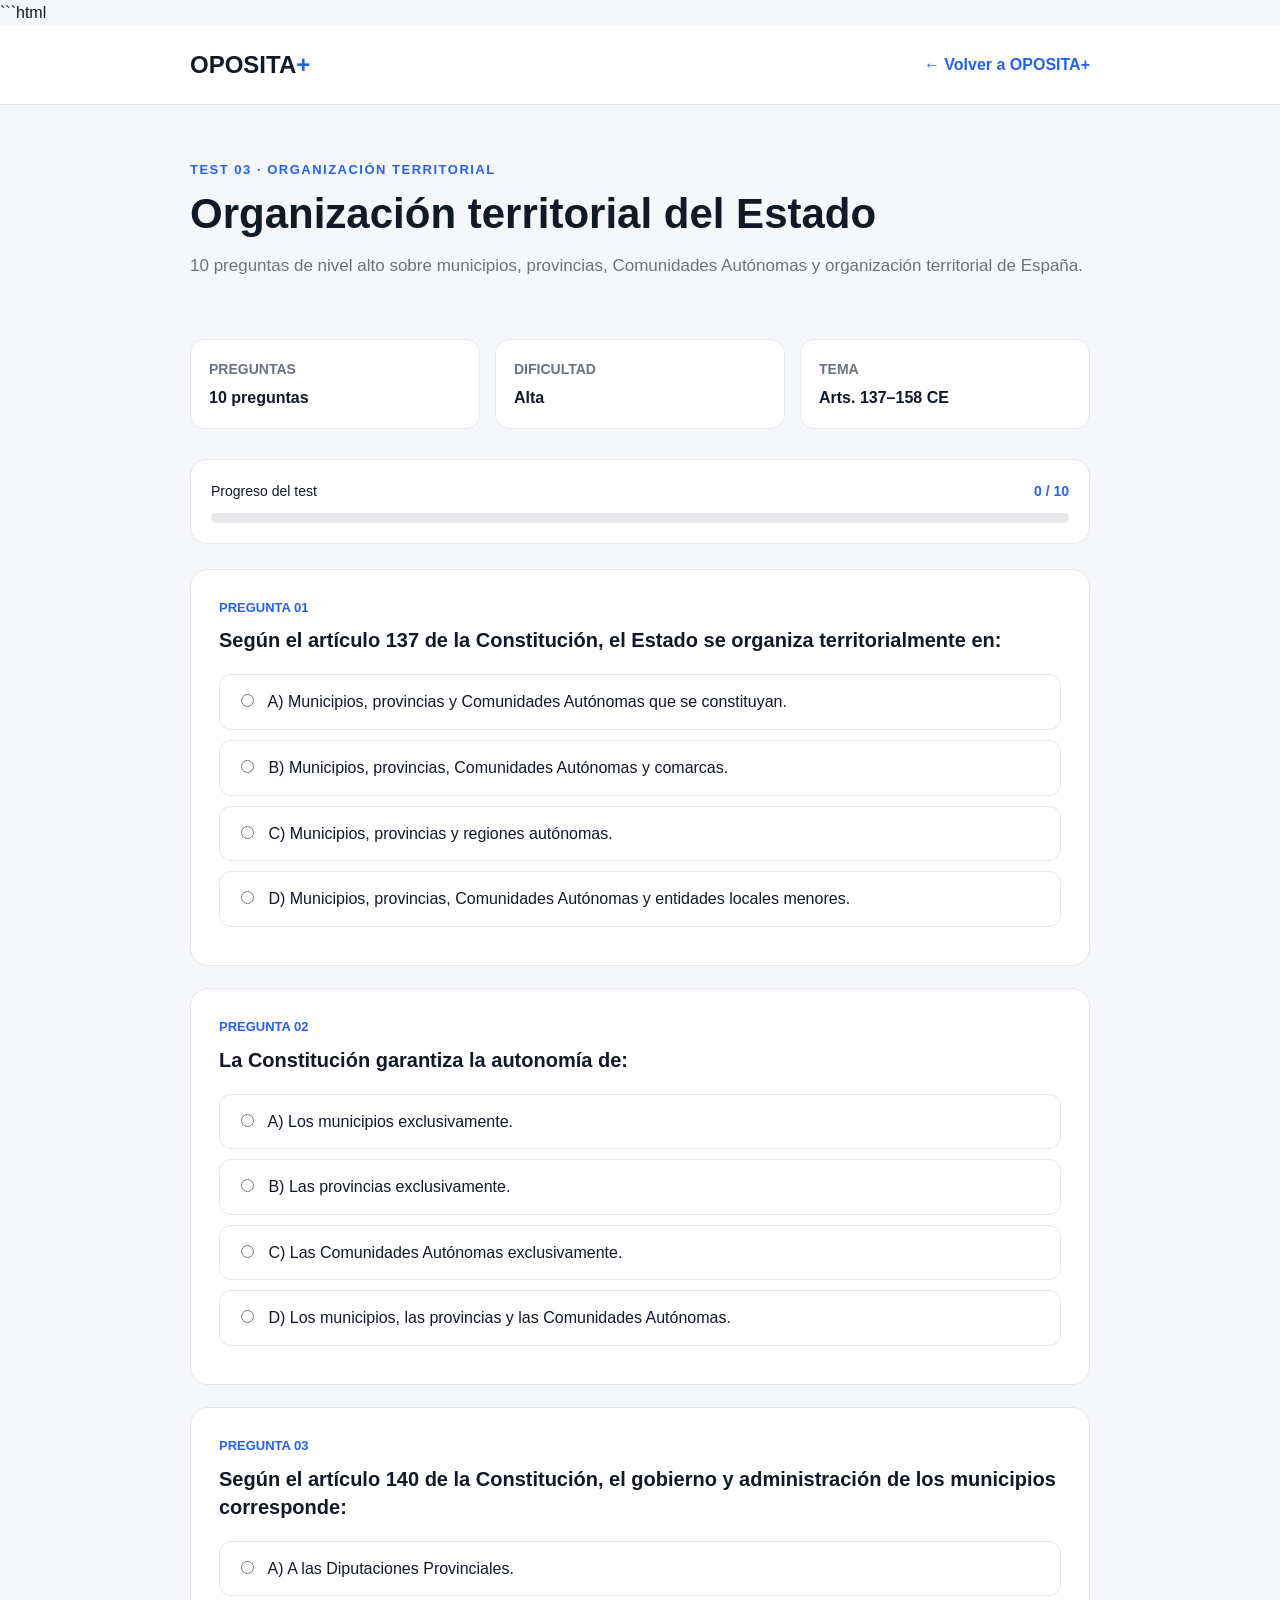
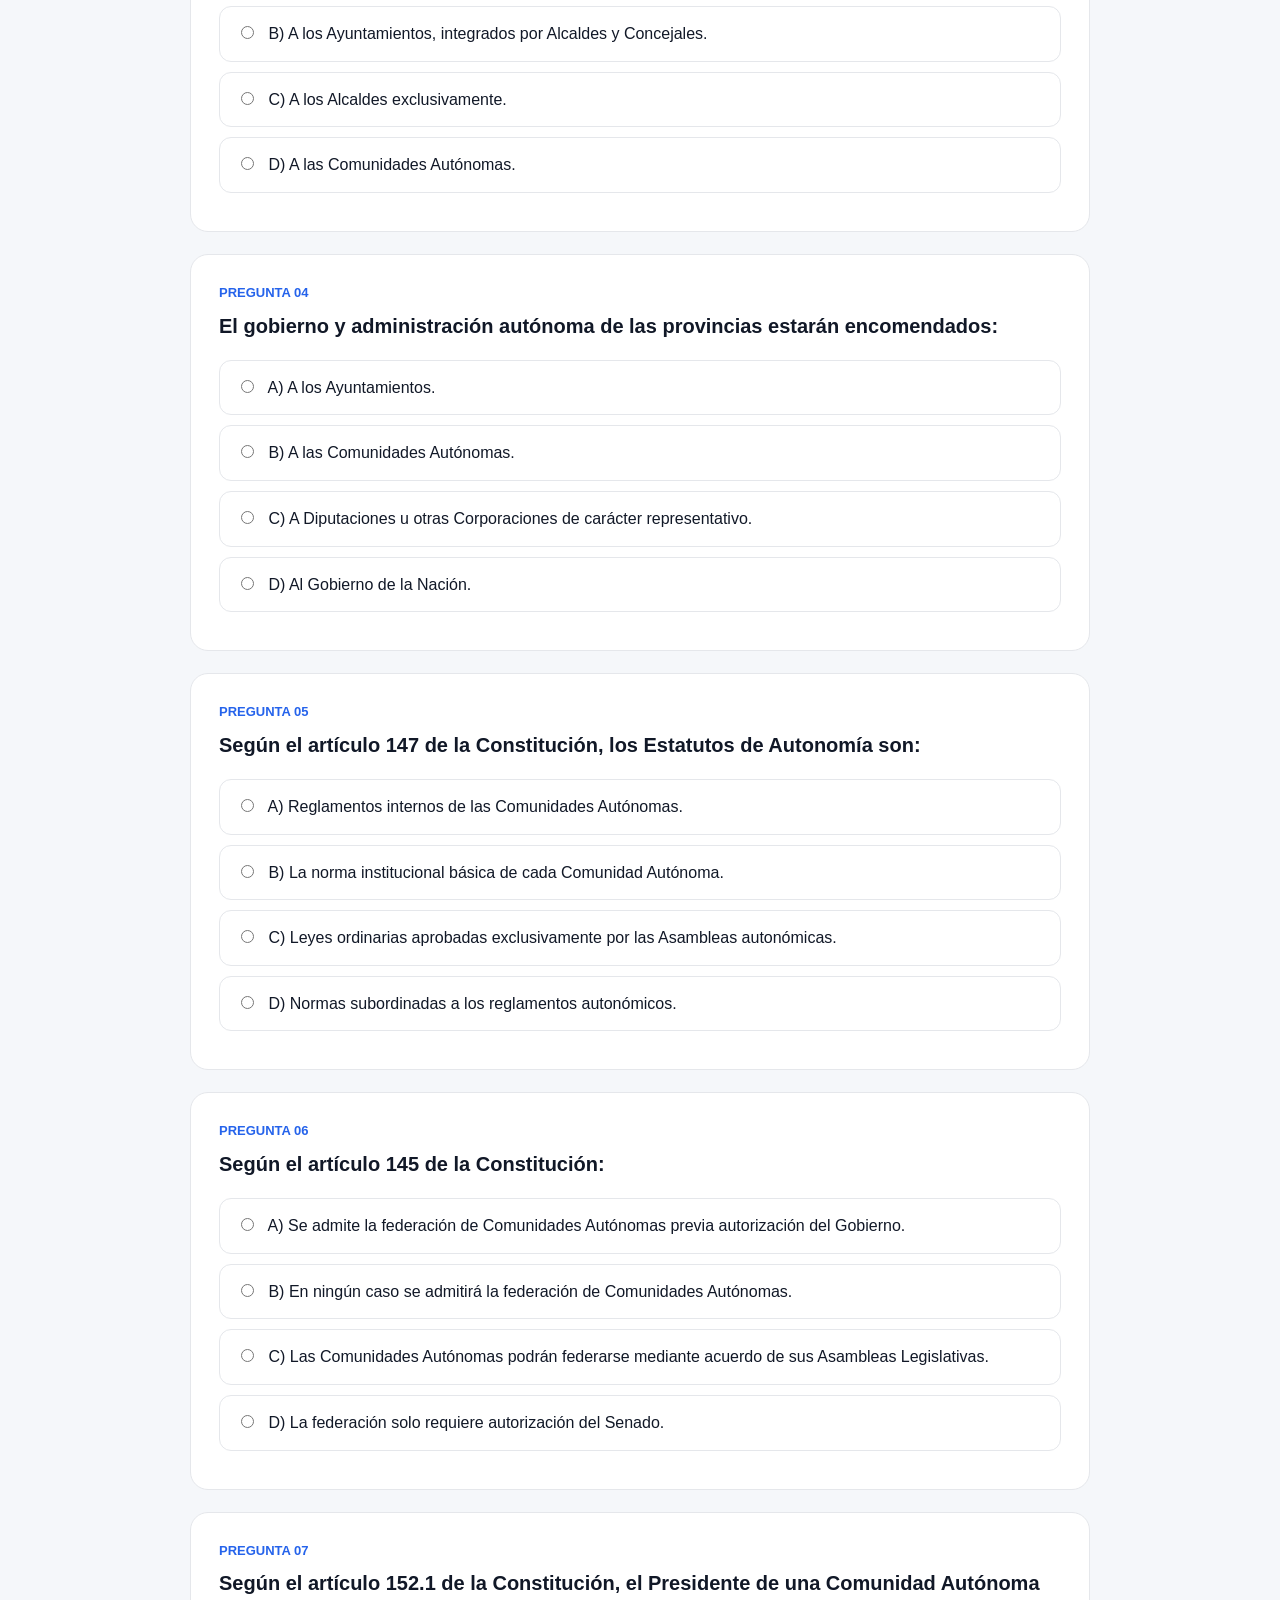
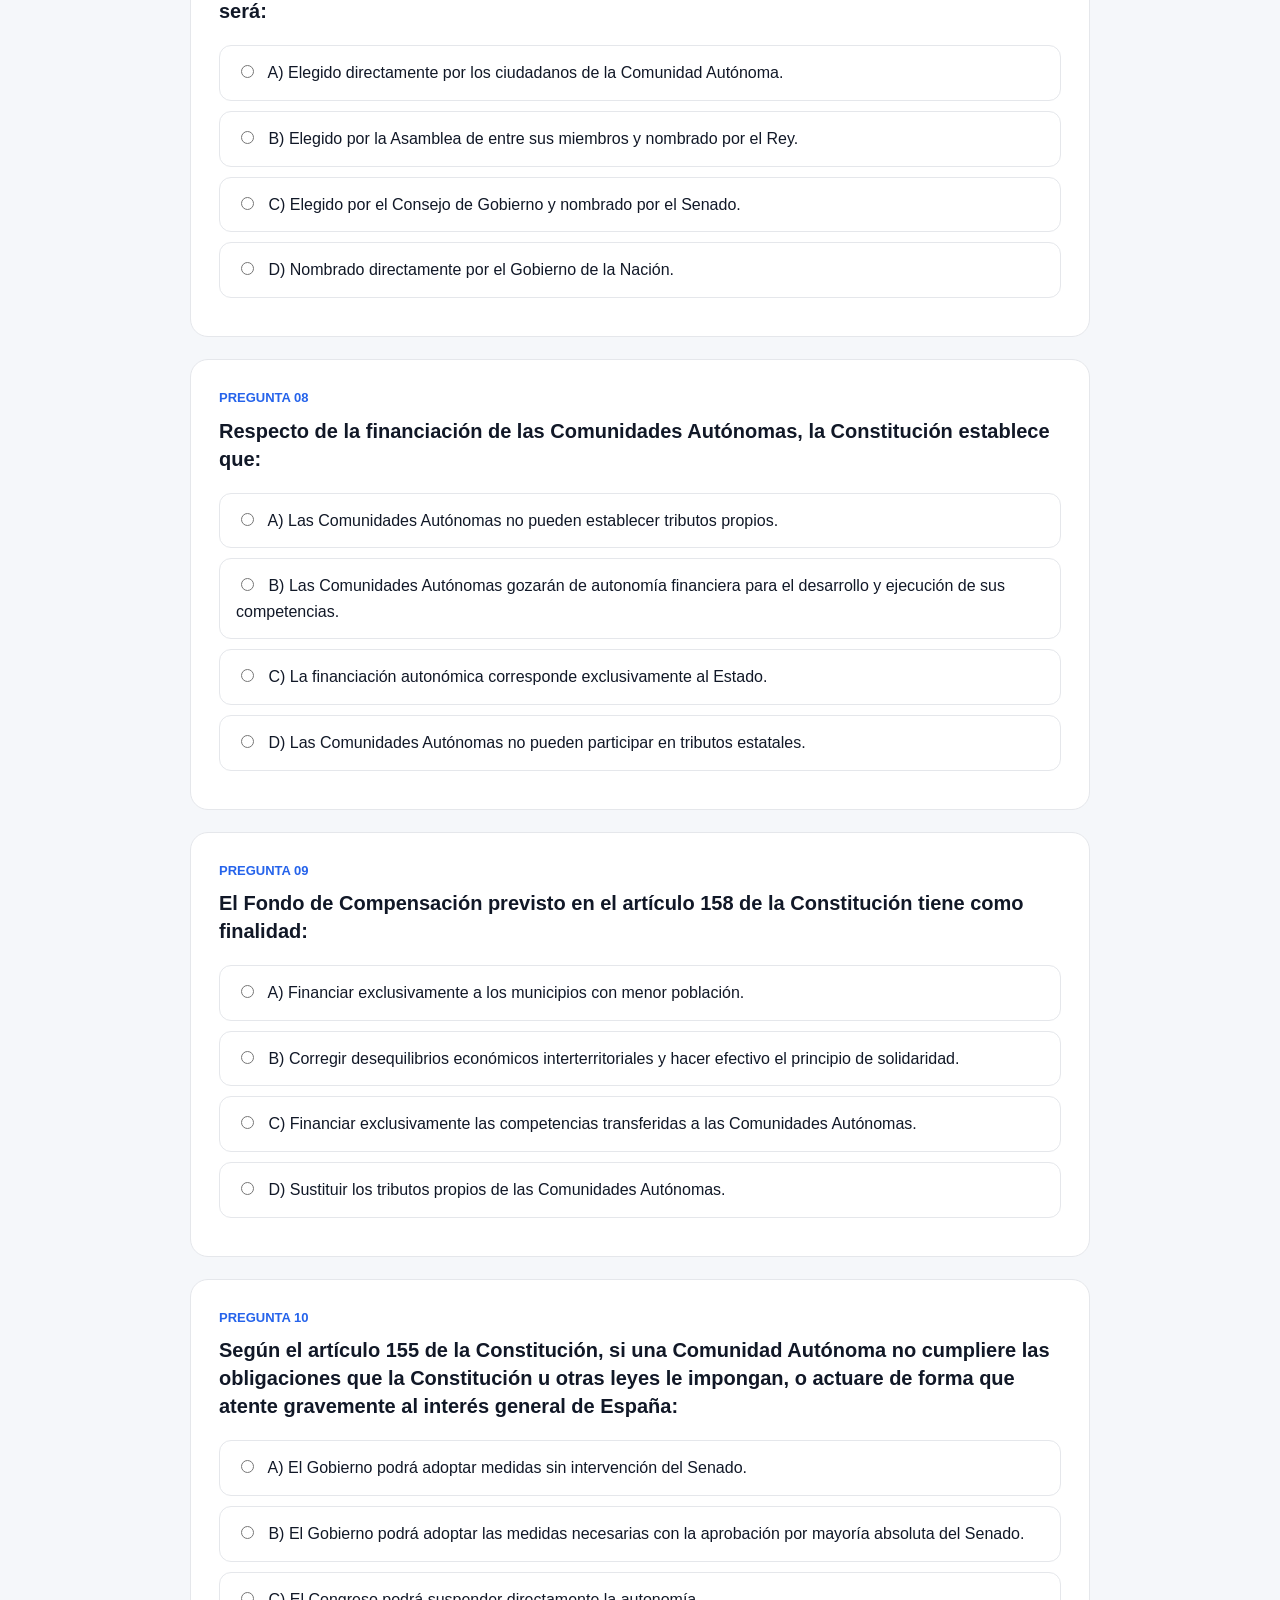
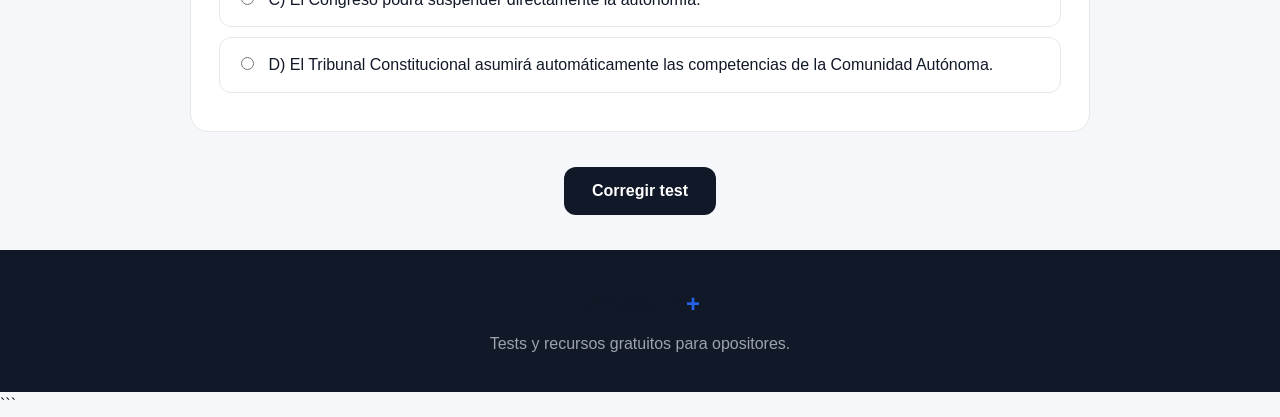
<file: test-organizacion-territorial.html>
```html
<!DOCTYPE html>
<html lang="es">
<head>
<meta charset="UTF-8">
<meta name="viewport" content="width=device-width, initial-scale=1.0">

<title>Test 03 — Organización territorial | OPOSITA+</title>

<meta name="description" content="Test gratuito de 10 preguntas sobre la organización territorial del Estado en la Constitución Española. Nivel alto de oposición.">

<style>

:root{
    --blue:#111827;
    --blue-light:#2563eb;
    --green:#16a34a;
    --red:#dc2626;
    --gray:#f5f7fa;
    --border:#e5e7eb;
    --text:#111827;
    --muted:#6b7280;
    --white:#ffffff;
}

*{
    box-sizing:border-box;
}

body{
    margin:0;
    font-family:-apple-system,BlinkMacSystemFont,"Segoe UI",Roboto,Arial,sans-serif;
    background:var(--gray);
    color:var(--text);
    line-height:1.6;
}

.container{
    width:min(900px,92%);
    margin:0 auto;
}

/* HEADER */

header{
    background:#fff;
    border-bottom:1px solid var(--border);
    padding:20px 0;
}

.header-inner{
    display:flex;
    justify-content:space-between;
    align-items:center;
    gap:20px;
}

.logo{
    font-size:24px;
    font-weight:800;
    text-decoration:none;
    color:#111827;
}

.logo span{
    color:var(--blue-light);
}

.back{
    color:var(--blue-light);
    text-decoration:none;
    font-weight:600;
}

/* HERO */

.hero{
    padding:55px 0 30px;
}

.eyebrow{
    font-size:13px;
    font-weight:800;
    letter-spacing:1.5px;
    color:var(--blue-light);
    margin-bottom:10px;
}

h1{
    font-size:42px;
    line-height:1.1;
    margin:0 0 15px;
}

.hero p{
    color:var(--muted);
    font-size:17px;
    margin:0;
}

/* INFO */

.info{
    display:grid;
    grid-template-columns:repeat(3,1fr);
    gap:15px;
    margin:30px 0;
}

.info-card{
    background:#fff;
    border:1px solid var(--border);
    border-radius:14px;
    padding:18px;
}

.info-card strong{
    display:block;
    font-size:14px;
    color:var(--muted);
    margin-bottom:4px;
}

.info-card span{
    font-weight:700;
}

/* PROGRESS */

.progress-box{
    background:#fff;
    border:1px solid var(--border);
    border-radius:16px;
    padding:20px;
    margin-bottom:25px;
}

.progress-info{
    display:flex;
    justify-content:space-between;
    align-items:center;
    margin-bottom:10px;
    font-size:14px;
}

.progress-info strong{
    color:var(--blue-light);
}

.progress-bar{
    width:100%;
    height:10px;
    background:#e5e7eb;
    border-radius:999px;
    overflow:hidden;
}

#progress-fill{
    width:0%;
    height:100%;
    background:var(--blue-light);
    border-radius:999px;
    transition:width .3s ease;
}

/* QUESTIONS */

.question-card{
    background:#fff;
    border:1px solid var(--border);
    border-radius:18px;
    padding:28px;
    margin-bottom:22px;
}

.question-number{
    font-size:13px;
    font-weight:800;
    color:var(--blue-light);
    margin-bottom:8px;
}

.question-card h2{
    font-size:20px;
    line-height:1.4;
    margin:0 0 20px;
}

.option{
    display:block;
    border:1px solid var(--border);
    border-radius:12px;
    padding:14px 16px;
    margin:10px 0;
    cursor:pointer;
    transition:.2s;
}

.option:hover{
    border-color:#9ca3af;
    background:#f9fafb;
}

.option input{
    margin-right:10px;
}

.option.correct{
    background:#dcfce7;
    border-color:#16a34a;
}

.option.wrong{
    background:#fee2e2;
    border-color:#dc2626;
}

/* EXPLANATION */

.explanation{
    display:none;
    margin-top:15px;
    padding:14px 16px;
    border-radius:10px;
    background:#f3f4f6;
    color:#374151;
    font-size:14px;
}

.explanation.show{
    display:block;
}

/* BUTTON */

.actions{
    text-align:center;
    margin:35px 0;
}

button{
    border:0;
    border-radius:12px;
    background:#111827;
    color:#fff;
    padding:15px 28px;
    font-size:16px;
    font-weight:700;
    cursor:pointer;
    transition:.2s;
}

button:hover{
    background:#2563eb;
}

button:disabled{
    opacity:.5;
    cursor:not-allowed;
}

/* RESULT */

#result{
    display:none;
    background:#fff;
    border:1px solid var(--border);
    border-radius:20px;
    padding:35px;
    text-align:center;
    margin:35px 0 60px;
}

#result h2{
    margin-top:0;
    font-size:28px;
}

.score{
    font-size:52px;
    font-weight:800;
    margin:10px 0;
}

#percentage{
    font-size:22px;
    font-weight:700;
    color:var(--blue-light);
}

#details{
    color:var(--muted);
}

#message{
    font-weight:700;
    margin:20px 0;
}

/* FOOTER */

footer{
    background:#111827;
    color:#fff;
    padding:35px 0;
    text-align:center;
}

footer p{
    color:#9ca3af;
    margin:8px 0 0;
}

/* MOBILE */

@media(max-width:650px){

    h1{
        font-size:32px;
    }

    .info{
        grid-template-columns:1fr;
    }

    .question-card{
        padding:20px;
    }

    .question-card h2{
        font-size:18px;
    }

    .header-inner{
        align-items:flex-start;
    }

    .back{
        font-size:14px;
    }

}

</style>
</head>

<body>

<header>

    <div class="container header-inner">

        <a class="logo"
           href="https://danielgonzalezcarbonell.github.io/oposita-plus/">
            OPOSITA<span>+</span>
        </a>

        <a class="back"
           href="https://danielgonzalezcarbonell.github.io/oposita-plus/">
            ← Volver a OPOSITA+
        </a>

    </div>

</header>


<main class="container">

<section class="hero">

    <div class="eyebrow">
        TEST 03 · ORGANIZACIÓN TERRITORIAL
    </div>

    <h1>
        Organización territorial del Estado
    </h1>

    <p>
        10 preguntas de nivel alto sobre municipios, provincias,
        Comunidades Autónomas y organización territorial de España.
    </p>

</section>


<section class="info">

    <div class="info-card">
        <strong>PREGUNTAS</strong>
        <span>10 preguntas</span>
    </div>

    <div class="info-card">
        <strong>DIFICULTAD</strong>
        <span>Alta</span>
    </div>

    <div class="info-card">
        <strong>TEMA</strong>
        <span>Arts. 137–158 CE</span>
    </div>

</section>


<div class="progress-box">

    <div class="progress-info">

        <span>
            Progreso del test
        </span>

        <strong id="progress-text">
            0 / 10
        </strong>

    </div>

    <div class="progress-bar">

        <div id="progress-fill"></div>

    </div>

</div>


<form id="quiz">


<!-- PREGUNTA 1 -->

<div class="question-card" data-question="1">

    <div class="question-number">
        PREGUNTA 01
    </div>

    <h2>
        Según el artículo 137 de la Constitución,
        el Estado se organiza territorialmente en:
    </h2>

    <label class="option">
        <input type="radio" name="q1" value="a">
        A) Municipios, provincias y Comunidades Autónomas que se constituyan.
    </label>

    <label class="option">
        <input type="radio" name="q1" value="b">
        B) Municipios, provincias, Comunidades Autónomas y comarcas.
    </label>

    <label class="option">
        <input type="radio" name="q1" value="c">
        C) Municipios, provincias y regiones autónomas.
    </label>

    <label class="option">
        <input type="radio" name="q1" value="d">
        D) Municipios, provincias, Comunidades Autónomas y entidades locales menores.
    </label>

    <div class="explanation">
        <strong>Explicación:</strong>
        El artículo 137 establece que el Estado se organiza
        territorialmente en municipios, provincias y Comunidades Autónomas
        que se constituyan.
    </div>

</div>


<!-- PREGUNTA 2 -->

<div class="question-card" data-question="2">

    <div class="question-number">
        PREGUNTA 02
    </div>

    <h2>
        La Constitución garantiza la autonomía de:
    </h2>

    <label class="option">
        <input type="radio" name="q2" value="a">
        A) Los municipios exclusivamente.
    </label>

    <label class="option">
        <input type="radio" name="q2" value="b">
        B) Las provincias exclusivamente.
    </label>

    <label class="option">
        <input type="radio" name="q2" value="c">
        C) Las Comunidades Autónomas exclusivamente.
    </label>

    <label class="option">
        <input type="radio" name="q2" value="d">
        D) Los municipios, las provincias y las Comunidades Autónomas.
    </label>

    <div class="explanation">
        <strong>Explicación:</strong>
        El artículo 137 señala que municipios, provincias y Comunidades
        Autónomas gozan de autonomía para la gestión de sus respectivos
        intereses.
    </div>

</div>


<!-- PREGUNTA 3 -->

<div class="question-card" data-question="3">

    <div class="question-number">
        PREGUNTA 03
    </div>

    <h2>
        Según el artículo 140 de la Constitución, el gobierno y
        administración de los municipios corresponde:
    </h2>

    <label class="option">
        <input type="radio" name="q3" value="a">
        A) A las Diputaciones Provinciales.
    </label>

    <label class="option">
        <input type="radio" name="q3" value="b">
        B) A los Ayuntamientos, integrados por Alcaldes y Concejales.
    </label>

    <label class="option">
        <input type="radio" name="q3" value="c">
        C) A los Alcaldes exclusivamente.
    </label>

    <label class="option">
        <input type="radio" name="q3" value="d">
        D) A las Comunidades Autónomas.
    </label>

    <div class="explanation">
        <strong>Explicación:</strong>
        El artículo 140 establece que el gobierno y administración de los
        municipios corresponde a sus respectivos Ayuntamientos, integrados
        por Alcaldes y Concejales.
    </div>

</div>


<!-- PREGUNTA 4 -->

<div class="question-card" data-question="4">

    <div class="question-number">
        PREGUNTA 04
    </div>

    <h2>
        El gobierno y administración autónoma de las provincias estarán
        encomendados:
    </h2>

    <label class="option">
        <input type="radio" name="q4" value="a">
        A) A los Ayuntamientos.
    </label>

    <label class="option">
        <input type="radio" name="q4" value="b">
        B) A las Comunidades Autónomas.
    </label>

    <label class="option">
        <input type="radio" name="q4" value="c">
        C) A Diputaciones u otras Corporaciones de carácter representativo.
    </label>

    <label class="option">
        <input type="radio" name="q4" value="d">
        D) Al Gobierno de la Nación.
    </label>

    <div class="explanation">
        <strong>Explicación:</strong>
        El artículo 141.2 establece que el gobierno y la administración
        autónoma de las provincias estarán encomendados a Diputaciones u
        otras Corporaciones de carácter representativo.
    </div>

</div>


<!-- PREGUNTA 5 -->

<div class="question-card" data-question="5">

    <div class="question-number">
        PREGUNTA 05
    </div>

    <h2>
        Según el artículo 147 de la Constitución, los Estatutos de
        Autonomía son:
    </h2>

    <label class="option">
        <input type="radio" name="q5" value="a">
        A) Reglamentos internos de las Comunidades Autónomas.
    </label>

    <label class="option">
        <input type="radio" name="q5" value="b">
        B) La norma institucional básica de cada Comunidad Autónoma.
    </label>

    <label class="option">
        <input type="radio" name="q5" value="c">
        C) Leyes ordinarias aprobadas exclusivamente por las Asambleas autonómicas.
    </label>

    <label class="option">
        <input type="radio" name="q5" value="d">
        D) Normas subordinadas a los reglamentos autonómicos.
    </label>

    <div class="explanation">
        <strong>Explicación:</strong>
        El artículo 147.1 establece que dentro de los términos de la
        Constitución, los Estatutos serán la norma institucional básica
        de cada Comunidad Autónoma.
    </div>

</div>


<!-- PREGUNTA 6 -->

<div class="question-card" data-question="6">

    <div class="question-number">
        PREGUNTA 06
    </div>

    <h2>
        Según el artículo 145 de la Constitución:
    </h2>

    <label class="option">
        <input type="radio" name="q6" value="a">
        A) Se admite la federación de Comunidades Autónomas previa
        autorización del Gobierno.
    </label>

    <label class="option">
        <input type="radio" name="q6" value="b">
        B) En ningún caso se admitirá la federación de Comunidades Autónomas.
    </label>

    <label class="option">
        <input type="radio" name="q6" value="c">
        C) Las Comunidades Autónomas podrán federarse mediante acuerdo
        de sus Asambleas Legislativas.
    </label>

    <label class="option">
        <input type="radio" name="q6" value="d">
        D) La federación solo requiere autorización del Senado.
    </label>

    <div class="explanation">
        <strong>Explicación:</strong>
        El artículo 145.1 establece expresamente que en ningún caso se
        admitirá la federación de Comunidades Autónomas.
    </div>

</div>


<!-- PREGUNTA 7 -->

<div class="question-card" data-question="7">

    <div class="question-number">
        PREGUNTA 07
    </div>

    <h2>
        Según el artículo 152.1 de la Constitución, el Presidente de una
        Comunidad Autónoma será:
    </h2>

    <label class="option">
        <input type="radio" name="q7" value="a">
        A) Elegido directamente por los ciudadanos de la Comunidad Autónoma.
    </label>

    <label class="option">
        <input type="radio" name="q7" value="b">
        B) Elegido por la Asamblea de entre sus miembros y nombrado por el Rey.
    </label>

    <label class="option">
        <input type="radio" name="q7" value="c">
        C) Elegido por el Consejo de Gobierno y nombrado por el Senado.
    </label>

    <label class="option">
        <input type="radio" name="q7" value="d">
        D) Nombrado directamente por el Gobierno de la Nación.
    </label>

    <div class="explanation">
        <strong>Explicación:</strong>
        El artículo 152.1 establece que el Presidente será elegido por la
        Asamblea de entre sus miembros y nombrado por el Rey.
    </div>

</div>


<!-- PREGUNTA 8 -->

<div class="question-card" data-question="8">

    <div class="question-number">
        PREGUNTA 08
    </div>

    <h2>
        Respecto de la financiación de las Comunidades Autónomas,
        la Constitución establece que:
    </h2>

    <label class="option">
        <input type="radio" name="q8" value="a">
        A) Las Comunidades Autónomas no pueden establecer tributos propios.
    </label>

    <label class="option">
        <input type="radio" name="q8" value="b">
        B) Las Comunidades Autónomas gozarán de autonomía financiera para
        el desarrollo y ejecución de sus competencias.
    </label>

    <label class="option">
        <input type="radio" name="q8" value="c">
        C) La financiación autonómica corresponde exclusivamente al Estado.
    </label>

    <label class="option">
        <input type="radio" name="q8" value="d">
        D) Las Comunidades Autónomas no pueden participar en tributos estatales.
    </label>

    <div class="explanation">
        <strong>Explicación:</strong>
        El artículo 156.1 reconoce a las Comunidades Autónomas autonomía
        financiera para el desarrollo y ejecución de sus competencias,
        de acuerdo con los principios de coordinación con la Hacienda
        estatal y solidaridad entre todos los españoles.
    </div>

</div>


<!-- PREGUNTA 9 -->

<div class="question-card" data-question="9">

    <div class="question-number">
        PREGUNTA 09
    </div>

    <h2>
        El Fondo de Compensación previsto en el artículo 158 de la
        Constitución tiene como finalidad:
    </h2>

    <label class="option">
        <input type="radio" name="q9" value="a">
        A) Financiar exclusivamente a los municipios con menor población.
    </label>

    <label class="option">
        <input type="radio" name="q9" value="b">
        B) Corregir desequilibrios económicos interterritoriales y hacer
        efectivo el principio de solidaridad.
    </label>

    <label class="option">
        <input type="radio" name="q9" value="c">
        C) Financiar exclusivamente las competencias transferidas a las
        Comunidades Autónomas.
    </label>

    <label class="option">
        <input type="radio" name="q9" value="d">
        D) Sustituir los tributos propios de las Comunidades Autónomas.
    </label>

    <div class="explanation">
        <strong>Explicación:</strong>
        El artículo 158.2 establece que el Fondo de Compensación se
        constituye para corregir desequilibrios económicos interterritoriales
        y hacer efectivo el principio de solidaridad, destinándose a gastos
        de inversión.
    </div>

</div>


<!-- PREGUNTA 10 -->

<div class="question-card" data-question="10">

    <div class="question-number">
        PREGUNTA 10
    </div>

    <h2>
        Según el artículo 155 de la Constitución, si una Comunidad Autónoma
        no cumpliere las obligaciones que la Constitución u otras leyes le
        impongan, o actuare de forma que atente gravemente al interés general
        de España:
    </h2>

    <label class="option">
        <input type="radio" name="q10" value="a">
        A) El Gobierno podrá adoptar medidas sin intervención del Senado.
    </label>

    <label class="option">
        <input type="radio" name="q10" value="b">
        B) El Gobierno podrá adoptar las medidas necesarias con la aprobación
        por mayoría absoluta del Senado.
    </label>

    <label class="option">
        <input type="radio" name="q10" value="c">
        C) El Congreso podrá suspender directamente la autonomía.
    </label>

    <label class="option">
        <input type="radio" name="q10" value="d">
        D) El Tribunal Constitucional asumirá automáticamente las competencias
        de la Comunidad Autónoma.
    </label>

    <div class="explanation">
        <strong>Explicación:</strong>
        El artículo 155.1 establece que el Gobierno, previo requerimiento al
        Presidente de la Comunidad Autónoma y, en caso de no ser atendido,
        con la aprobación por mayoría absoluta del Senado, podrá adoptar las
        medidas necesarias para obligarla al cumplimiento de sus obligaciones
        o para proteger el interés general.
    </div>

</div>


<div class="actions">

    <button
        type="button"
        id="corregirBtn"
        onclick="corregir()">

        Corregir test

    </button>

</div>

</form>


<!-- RESULTADO -->

<section id="result">

    <h2>
        Resultado
    </h2>

    <div class="score" id="score"></div>

    <p id="percentage"></p>

    <p id="details"></p>

    <p id="message"></p>

    <button
        type="button"
        onclick="location.reload()">

        🔄 Repetir test

    </button>

</section>

</main>


<footer>

    <div class="container">

        <a
            class="logo"
            href="https://danielgonzalezcarbonell.github.io/oposita-plus/">

            OPOSITA<span>+</span>

        </a>

        <p>
            Tests y recursos gratuitos para opositores.
        </p>

    </div>

</footer>


<script>

const respuestasCorrectas = {

    q1: "a",
    q2: "d",
    q3: "b",
    q4: "c",
    q5: "b",
    q6: "b",
    q7: "b",
    q8: "b",
    q9: "b",
    q10: "b"

};


/* BARRA DE PROGRESO */

const preguntas =
    document.querySelectorAll('input[type="radio"]');


preguntas.forEach(function(pregunta){

    pregunta.addEventListener("change", function(){

        let contestadas = 0;

        for(let i = 1; i <= 10; i++){

            if(
                document.querySelector(
                    'input[name="q' + i + '"]:checked'
                )
            ){

                contestadas++;

            }

        }

        const porcentaje =
            (contestadas / 10) * 100;


        document.getElementById("progress-text")
            .textContent =
            contestadas + " / 10";


        document.getElementById("progress-fill")
            .style.width =
            porcentaje + "%";

    });

});


/* CORREGIR TEST */

function corregir(){

    let contestadas = 0;


    for(let i = 1; i <= 10; i++){

        if(
            document.querySelector(
                'input[name="q' + i + '"]:checked'
            )
        ){

            contestadas++;

        }

    }


    /* COMPROBAR QUE ESTÁN TODAS RESPONDIDAS */

    if(contestadas < 10){

        alert(
            "Debes responder las 10 preguntas antes de corregir el test."
        );

        return;

    }


    let puntuacion = 0;


    /* CORRECCIÓN */

    for(let i = 1; i <= 10; i++){

        const pregunta =
            document.querySelector(
                '.question-card[data-question="' + i + '"]'
            );


        const seleccionada =
            document.querySelector(
                'input[name="q' + i + '"]:checked'
            );


        const correcta =
            respuestasCorrectas["q" + i];


        const opciones =
            pregunta.querySelectorAll(".option");


        opciones.forEach(function(opcion){

            const input =
                opcion.querySelector("input");


            opcion.classList.remove("correct");
            opcion.classList.remove("wrong");


            /* MARCAR RESPUESTA CORRECTA */

            if(input.value === correcta){

                opcion.classList.add("correct");

            }


            /* MARCAR RESPUESTA INCORRECTA */

            if(
                seleccionada &&
                input.value === seleccionada.value &&
                input.value !== correcta
            ){

                opcion.classList.add("wrong");

            }

        });


        /* SUMAR PUNTO */

        if(
            seleccionada.value === correcta
        ){

            puntuacion++;

        }


        /* MOSTRAR EXPLICACIÓN */

        const explanation =
            pregunta.querySelector(".explanation");


        explanation.classList.add("show");

    }


    /* RESULTADO */

    const porcentaje =
        puntuacion * 10;


    document.getElementById("score")
        .textContent =
        puntuacion + " / 10";


    document.getElementById("percentage")
        .textContent =
        porcentaje + "% de aciertos";


    document.getElementById("details")
        .textContent =
        "Has acertado " +
        puntuacion +
        " preguntas y has fallado " +
        (10 - puntuacion) +
        ".";


    /* MENSAJE */

    let mensaje = "";


    if(puntuacion === 10){

        mensaje =
            "🏆 ¡Perfecto! Has conseguido un 10/10.";

    }
    else if(puntuacion >= 8){

        mensaje =
            "🔥 ¡Muy buen resultado! Dominas gran parte del tema.";

    }
    else if(puntuacion >= 6){

        mensaje =
            "👍 Buen resultado. Repasa las preguntas falladas.";

    }
    else if(puntuacion >= 5){

        mensaje =
            "📚 Resultado suficiente. Repasa el tema y vuelve a intentarlo.";

    }
    else{

        mensaje =
            "💪 Sigue practicando. Revisa las explicaciones y vuelve a intentarlo.";

    }


    document.getElementById("message")
        .textContent =
        mensaje;


    /* MOSTRAR RESULTADO */

    document.getElementById("result")
        .style.display =
        "block";


    /* DESACTIVAR RESPUESTAS */

    preguntas.forEach(function(pregunta){

        pregunta.disabled = true;

    });


    /* DESACTIVAR BOTÓN */

    document.getElementById("corregirBtn")
        .disabled =
        true;


    /* BAJAR AL RESULTADO */

    document.getElementById("result")
        .scrollIntoView({

            behavior:"smooth",
            block:"center"

        });

}

</script>

</body>
</html>
```
</file>
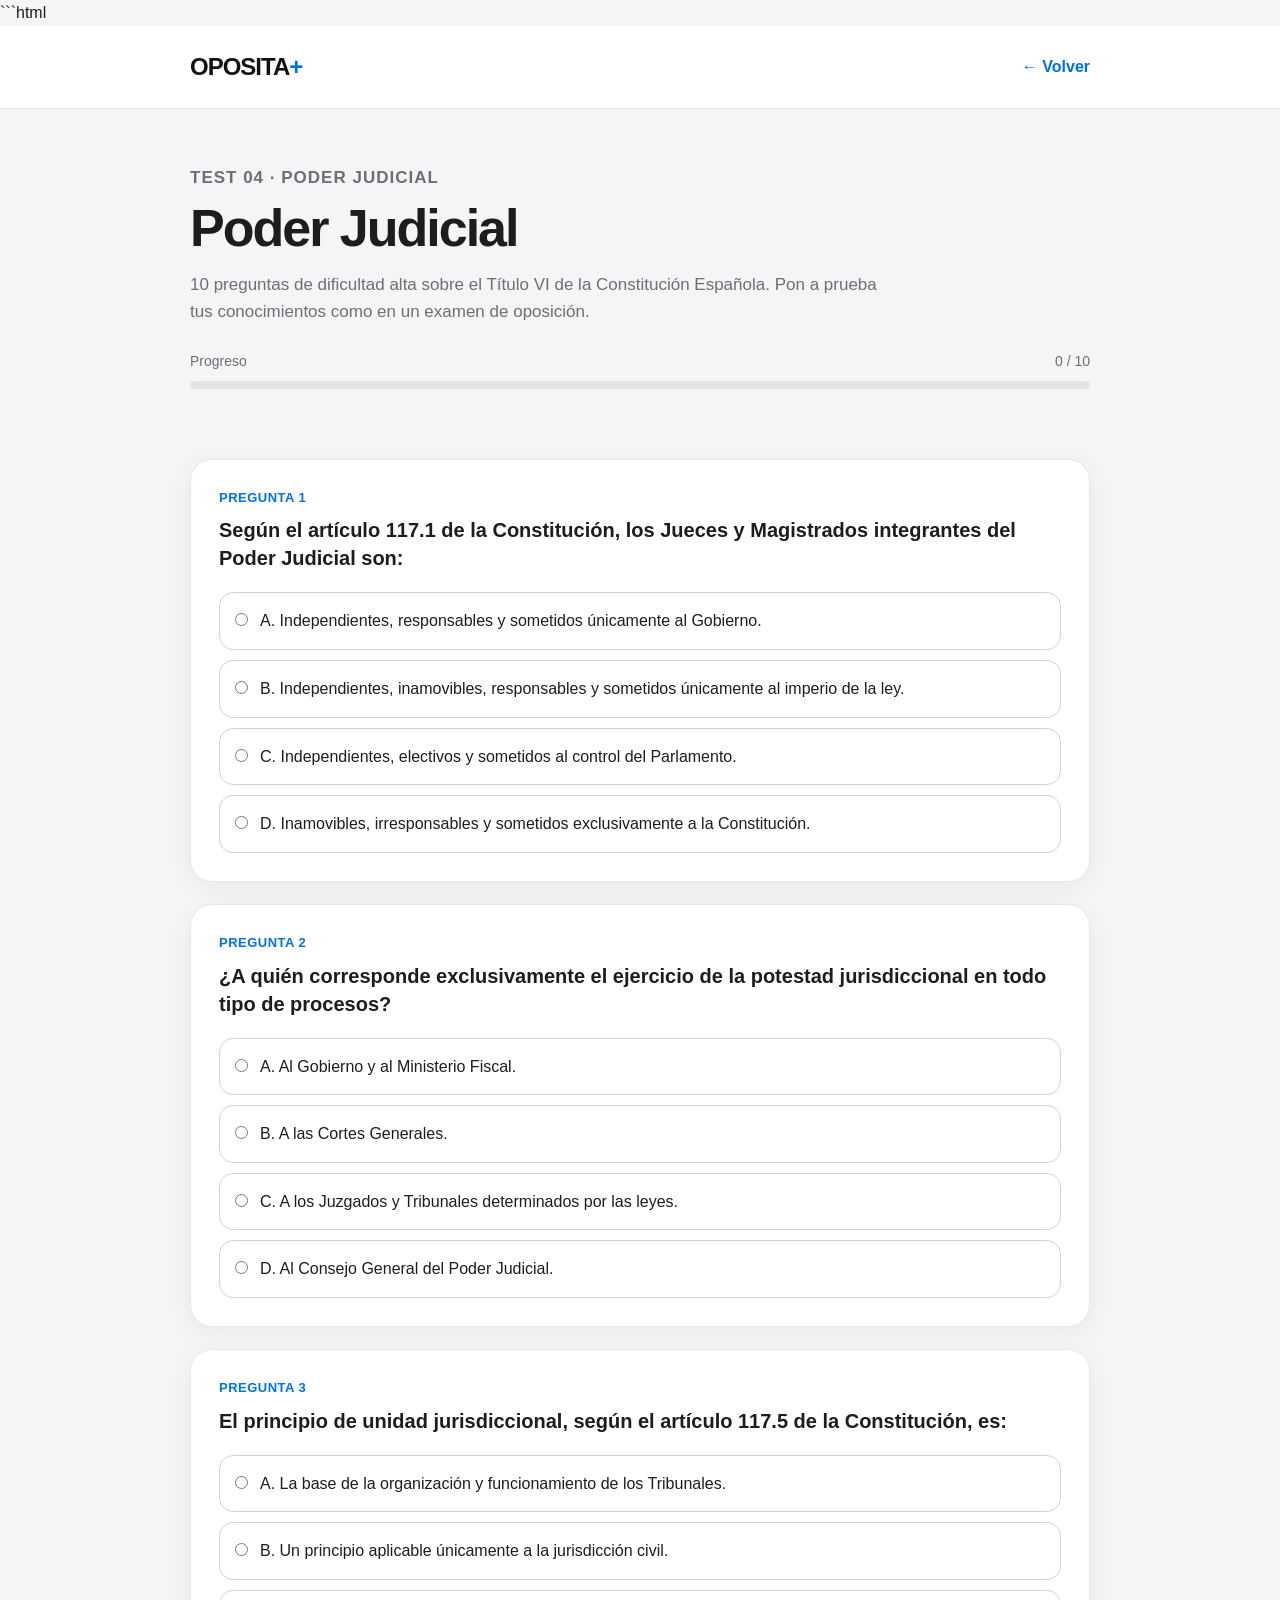
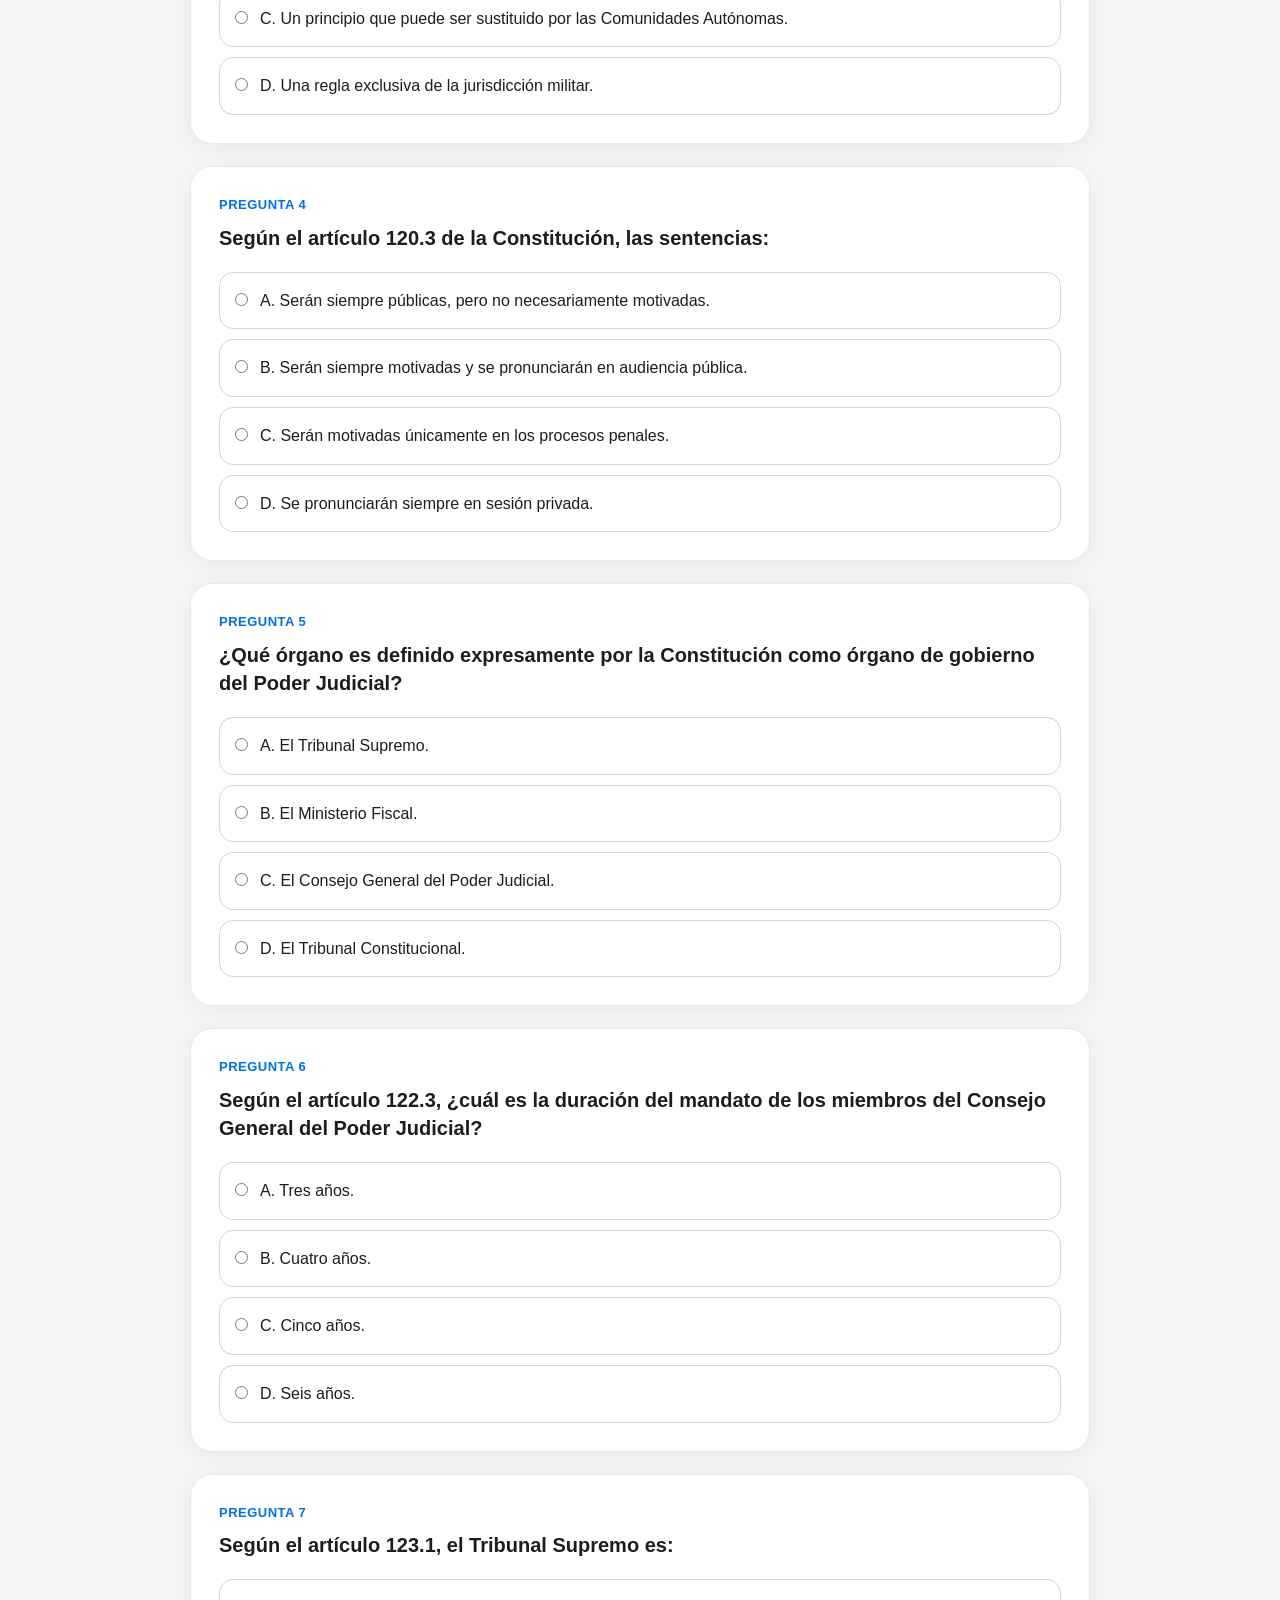
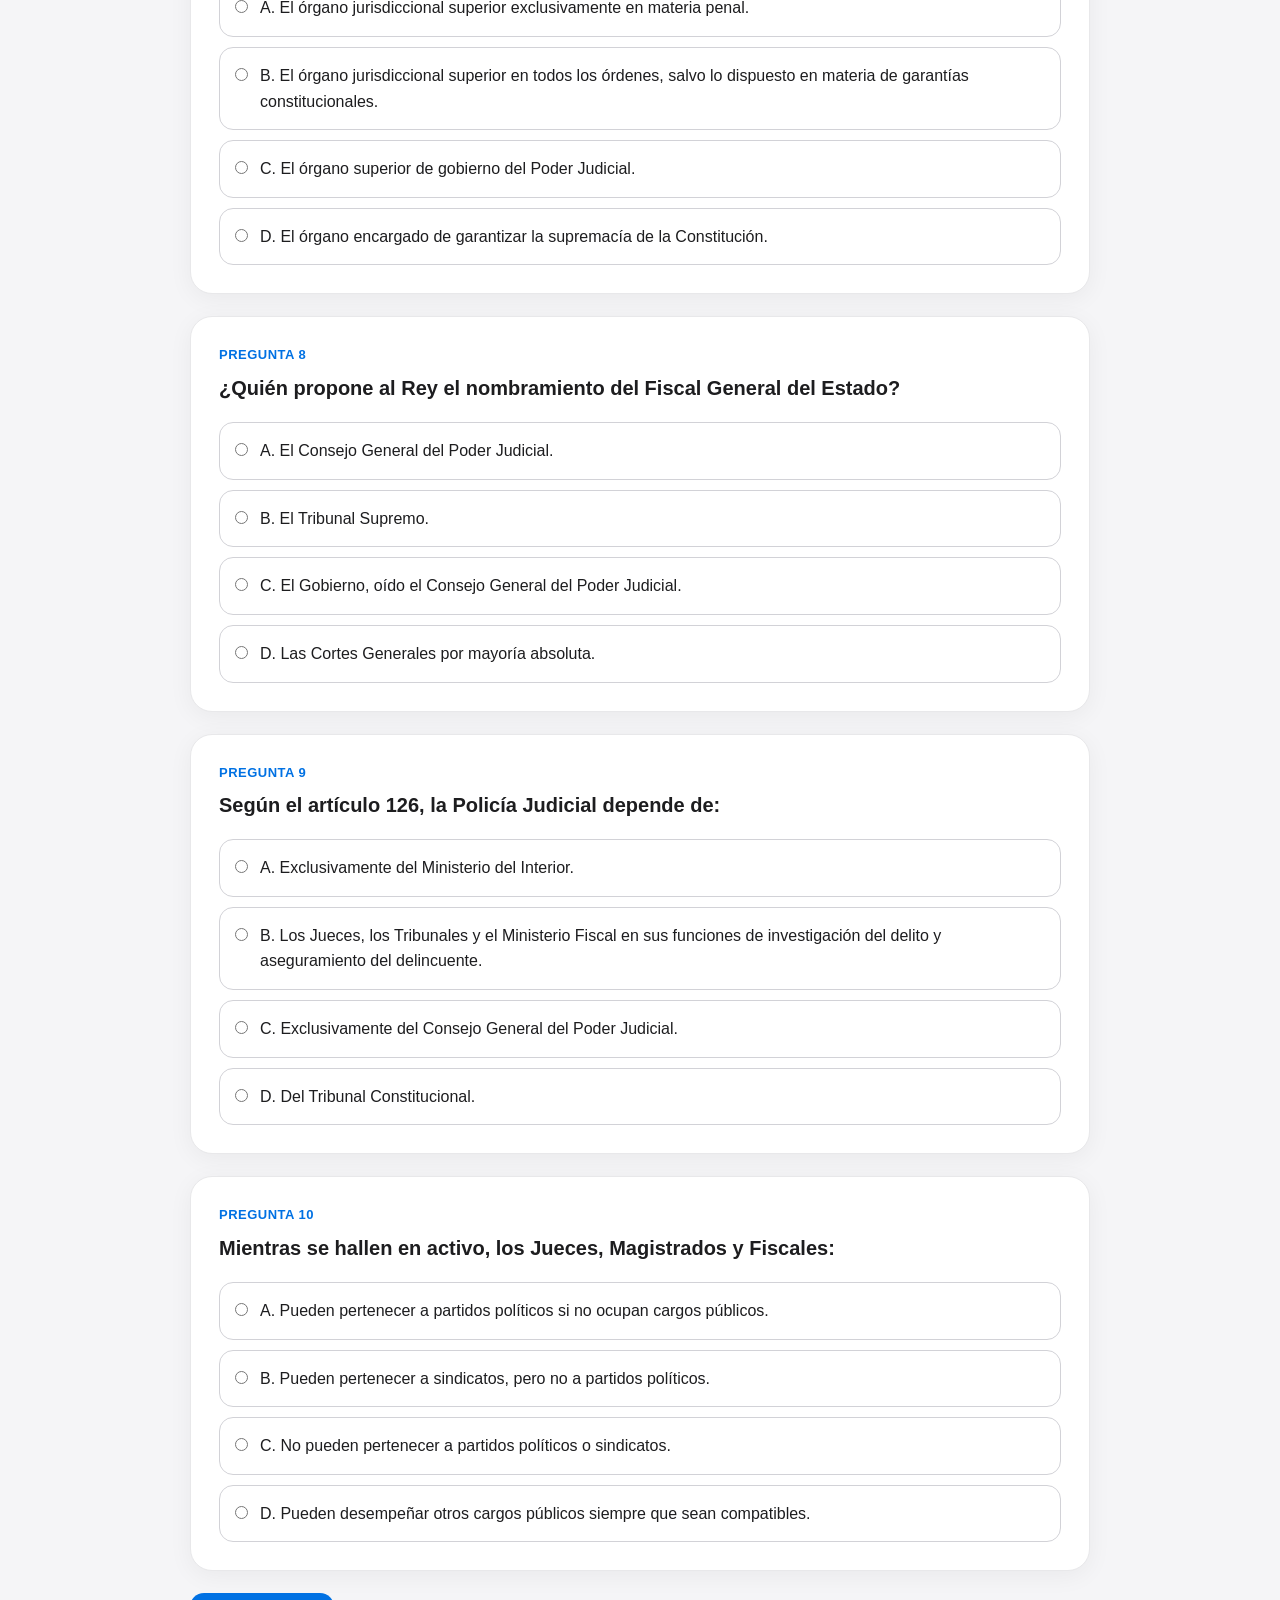
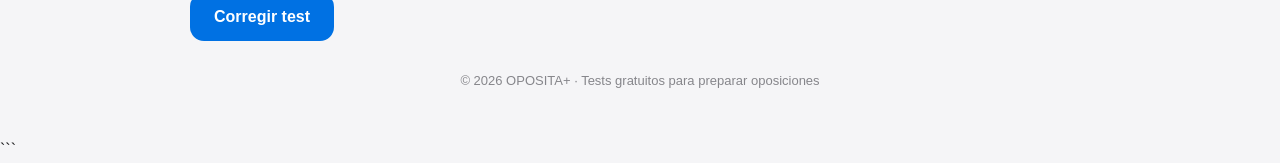
<file: test-poder-judicial.html>
```html
<!DOCTYPE html>
<html lang="es">
<head>
<meta charset="UTF-8">
<meta name="viewport" content="width=device-width, initial-scale=1.0">

<title>Test Poder Judicial | OPOSITA+</title>
<meta name="description" content="Test de oposición sobre el Poder Judicial en la Constitución Española. 10 preguntas de dificultad alta.">

<style>
* {
    box-sizing: border-box;
    margin: 0;
    padding: 0;
}

body {
    font-family: -apple-system, BlinkMacSystemFont, "Segoe UI", Arial, sans-serif;
    background: #f5f5f7;
    color: #1d1d1f;
    line-height: 1.6;
}

.container {
    width: min(900px, 92%);
    margin: 0 auto;
}

header {
    background: #ffffff;
    border-bottom: 1px solid #e5e5e7;
    padding: 22px 0;
    position: sticky;
    top: 0;
    z-index: 10;
}

.header-content {
    display: flex;
    justify-content: space-between;
    align-items: center;
}

.logo {
    font-size: 24px;
    font-weight: 800;
    letter-spacing: -1px;
    text-decoration: none;
    color: #111;
}

.logo span {
    color: #0071e3;
}

.back {
    text-decoration: none;
    color: #0071e3;
    font-weight: 600;
}

.hero {
    padding: 55px 0 35px;
}

.eyebrow {
    color: #0071e3;
    font-weight: 700;
    font-size: 13px;
    letter-spacing: 1px;
    text-transform: uppercase;
    margin-bottom: 10px;
}

h1 {
    font-size: clamp(34px, 6vw, 52px);
    line-height: 1.05;
    letter-spacing: -2px;
    margin-bottom: 15px;
}

.hero p {
    color: #6e6e73;
    font-size: 17px;
    max-width: 700px;
}

.progress-container {
    margin: 25px 0 35px;
}

.progress-info {
    display: flex;
    justify-content: space-between;
    color: #6e6e73;
    font-size: 14px;
    margin-bottom: 8px;
}

.progress-bar {
    width: 100%;
    height: 8px;
    background: #e5e5e7;
    border-radius: 20px;
    overflow: hidden;
}

.progress {
    width: 0%;
    height: 100%;
    background: #0071e3;
    transition: width 0.3s ease;
}

.question {
    background: #ffffff;
    border-radius: 22px;
    padding: 28px;
    margin-bottom: 22px;
    box-shadow: 0 5px 25px rgba(0,0,0,0.05);
    border: 1px solid #e8e8ea;
}

.question-number {
    color: #0071e3;
    font-size: 13px;
    font-weight: 800;
    text-transform: uppercase;
    letter-spacing: .5px;
    margin-bottom: 8px;
}

.question h2 {
    font-size: 20px;
    line-height: 1.4;
    margin-bottom: 20px;
}

.options {
    display: grid;
    gap: 10px;
}

.option {
    display: flex;
    align-items: flex-start;
    gap: 12px;
    padding: 15px;
    border: 1px solid #d2d2d7;
    border-radius: 14px;
    cursor: pointer;
    transition: all .2s ease;
    background: #fff;
}

.option:hover {
    border-color: #0071e3;
    background: #f5faff;
}

.option input {
    margin-top: 5px;
    accent-color: #0071e3;
}

.option.correct {
    background: #eaf8ef;
    border-color: #34a853;
}

.option.wrong {
    background: #fff0f0;
    border-color: #e04444;
}

.explanation {
    display: none;
    margin-top: 18px;
    padding: 16px;
    border-radius: 14px;
    background: #f5f5f7;
    color: #515154;
    font-size: 14px;
}

.explanation strong {
    color: #1d1d1f;
}

button {
    border: none;
    border-radius: 14px;
    padding: 15px 24px;
    font-size: 16px;
    font-weight: 700;
    cursor: pointer;
    background: #0071e3;
    color: white;
    transition: transform .2s ease, opacity .2s ease;
}

button:hover {
    transform: translateY(-1px);
    opacity: .9;
}

#result {
    display: none;
    background: #ffffff;
    border-radius: 24px;
    padding: 35px;
    margin: 35px 0 60px;
    text-align: center;
    border: 1px solid #e5e5e7;
    box-shadow: 0 8px 30px rgba(0,0,0,.06);
}

#result h2 {
    font-size: 32px;
    margin-bottom: 10px;
}

.score {
    font-size: 54px;
    font-weight: 800;
    color: #0071e3;
    margin: 10px 0;
}

.result-details {
    color: #6e6e73;
    margin-bottom: 20px;
}

.result-message {
    margin: 15px auto 25px;
    max-width: 600px;
    font-size: 16px;
}

footer {
    text-align: center;
    padding: 30px 0 45px;
    color: #86868b;
    font-size: 13px;
}

@media (max-width: 600px) {
    header {
        padding: 18px 0;
    }

    .hero {
        padding: 40px 0 25px;
    }

    .question {
        padding: 20px;
        border-radius: 18px;
    }

    .question h2 {
        font-size: 18px;
    }

    .option {
        padding: 13px;
    }

    #result {
        padding: 25px 18px;
    }
}
</style>
</head>

<body>

<header>
    <div class="container header-content">
        <a class="logo" href="https://danielgonzalezcarbonell.github.io/oposita-plus/">
            OPOSITA<span>+</span>
        </a>

        <a class="back" href="https://danielgonzalezcarbonell.github.io/oposita-plus/">
            ← Volver
        </a>
    </div>
</header>

<main class="container">

<section class="hero">
    <p class="eyebrow">TEST 04 · PODER JUDICIAL</p>

    <h1>Poder Judicial</h1>

    <p>
        10 preguntas de dificultad alta sobre el Título VI de la Constitución Española.
        Pon a prueba tus conocimientos como en un examen de oposición.
    </p>

    <div class="progress-container">
        <div class="progress-info">
            <span>Progreso</span>
            <span id="progressText">0 / 10</span>
        </div>

        <div class="progress-bar">
            <div class="progress" id="progress"></div>
        </div>
    </div>
</section>

<form id="quiz">

<!-- PREGUNTA 1 -->
<div class="question">
    <div class="question-number">Pregunta 1</div>

    <h2>
        Según el artículo 117.1 de la Constitución, los Jueces y Magistrados integrantes del Poder Judicial son:
    </h2>

    <div class="options">

        <label class="option">
            <input type="radio" name="q1" value="a">
            <span>A. Independientes, responsables y sometidos únicamente al Gobierno.</span>
        </label>

        <label class="option">
            <input type="radio" name="q1" value="b">
            <span>B. Independientes, inamovibles, responsables y sometidos únicamente al imperio de la ley.</span>
        </label>

        <label class="option">
            <input type="radio" name="q1" value="c">
            <span>C. Independientes, electivos y sometidos al control del Parlamento.</span>
        </label>

        <label class="option">
            <input type="radio" name="q1" value="d">
            <span>D. Inamovibles, irresponsables y sometidos exclusivamente a la Constitución.</span>
        </label>

    </div>

    <div class="explanation">
        <strong>Respuesta correcta: B.</strong>
        El artículo 117.1 establece que los Jueces y Magistrados son independientes,
        inamovibles, responsables y sometidos únicamente al imperio de la ley.
    </div>
</div>


<!-- PREGUNTA 2 -->
<div class="question">
    <div class="question-number">Pregunta 2</div>

    <h2>
        ¿A quién corresponde exclusivamente el ejercicio de la potestad jurisdiccional en todo tipo de procesos?
    </h2>

    <div class="options">

        <label class="option">
            <input type="radio" name="q2" value="a">
            <span>A. Al Gobierno y al Ministerio Fiscal.</span>
        </label>

        <label class="option">
            <input type="radio" name="q2" value="b">
            <span>B. A las Cortes Generales.</span>
        </label>

        <label class="option">
            <input type="radio" name="q2" value="c">
            <span>C. A los Juzgados y Tribunales determinados por las leyes.</span>
        </label>

        <label class="option">
            <input type="radio" name="q2" value="d">
            <span>D. Al Consejo General del Poder Judicial.</span>
        </label>

    </div>

    <div class="explanation">
        <strong>Respuesta correcta: C.</strong>
        El artículo 117.3 atribuye exclusivamente la potestad jurisdiccional a los
        Juzgados y Tribunales determinados por las leyes.
    </div>
</div>


<!-- PREGUNTA 3 -->
<div class="question">
    <div class="question-number">Pregunta 3</div>

    <h2>
        El principio de unidad jurisdiccional, según el artículo 117.5 de la Constitución, es:
    </h2>

    <div class="options">

        <label class="option">
            <input type="radio" name="q3" value="a">
            <span>A. La base de la organización y funcionamiento de los Tribunales.</span>
        </label>

        <label class="option">
            <input type="radio" name="q3" value="b">
            <span>B. Un principio aplicable únicamente a la jurisdicción civil.</span>
        </label>

        <label class="option">
            <input type="radio" name="q3" value="c">
            <span>C. Un principio que puede ser sustituido por las Comunidades Autónomas.</span>
        </label>

        <label class="option">
            <input type="radio" name="q3" value="d">
            <span>D. Una regla exclusiva de la jurisdicción militar.</span>
        </label>

    </div>

    <div class="explanation">
        <strong>Respuesta correcta: A.</strong>
        El artículo 117.5 establece literalmente que el principio de unidad jurisdiccional
        es la base de la organización y funcionamiento de los Tribunales.
    </div>
</div>


<!-- PREGUNTA 4 -->
<div class="question">
    <div class="question-number">Pregunta 4</div>

    <h2>
        Según el artículo 120.3 de la Constitución, las sentencias:
    </h2>

    <div class="options">

        <label class="option">
            <input type="radio" name="q4" value="a">
            <span>A. Serán siempre públicas, pero no necesariamente motivadas.</span>
        </label>

        <label class="option">
            <input type="radio" name="q4" value="b">
            <span>B. Serán siempre motivadas y se pronunciarán en audiencia pública.</span>
        </label>

        <label class="option">
            <input type="radio" name="q4" value="c">
            <span>C. Serán motivadas únicamente en los procesos penales.</span>
        </label>

        <label class="option">
            <input type="radio" name="q4" value="d">
            <span>D. Se pronunciarán siempre en sesión privada.</span>
        </label>

    </div>

    <div class="explanation">
        <strong>Respuesta correcta: B.</strong>
        El artículo 120.3 establece que las sentencias serán siempre motivadas y se
        pronunciarán en audiencia pública.
    </div>
</div>


<!-- PREGUNTA 5 -->
<div class="question">
    <div class="question-number">Pregunta 5</div>

    <h2>
        ¿Qué órgano es definido expresamente por la Constitución como órgano de gobierno del Poder Judicial?
    </h2>

    <div class="options">

        <label class="option">
            <input type="radio" name="q5" value="a">
            <span>A. El Tribunal Supremo.</span>
        </label>

        <label class="option">
            <input type="radio" name="q5" value="b">
            <span>B. El Ministerio Fiscal.</span>
        </label>

        <label class="option">
            <input type="radio" name="q5" value="c">
            <span>C. El Consejo General del Poder Judicial.</span>
        </label>

        <label class="option">
            <input type="radio" name="q5" value="d">
            <span>D. El Tribunal Constitucional.</span>
        </label>

    </div>

    <div class="explanation">
        <strong>Respuesta correcta: C.</strong>
        El artículo 122.2 establece expresamente que el Consejo General del Poder Judicial
        es el órgano de gobierno del mismo.
    </div>
</div>


<!-- PREGUNTA 6 -->
<div class="question">
    <div class="question-number">Pregunta 6</div>

    <h2>
        Según el artículo 122.3, ¿cuál es la duración del mandato de los miembros del Consejo General del Poder Judicial?
    </h2>

    <div class="options">

        <label class="option">
            <input type="radio" name="q6" value="a">
            <span>A. Tres años.</span>
        </label>

        <label class="option">
            <input type="radio" name="q6" value="b">
            <span>B. Cuatro años.</span>
        </label>

        <label class="option">
            <input type="radio" name="q6" value="c">
            <span>C. Cinco años.</span>
        </label>

        <label class="option">
            <input type="radio" name="q6" value="d">
            <span>D. Seis años.</span>
        </label>

    </div>

    <div class="explanation">
        <strong>Respuesta correcta: C.</strong>
        El artículo 122.3 establece que los veinte miembros del CGPJ son nombrados
        por el Rey por un período de cinco años.
    </div>
</div>


<!-- PREGUNTA 7 -->
<div class="question">
    <div class="question-number">Pregunta 7</div>

    <h2>
        Según el artículo 123.1, el Tribunal Supremo es:
    </h2>

    <div class="options">

        <label class="option">
            <input type="radio" name="q7" value="a">
            <span>A. El órgano jurisdiccional superior exclusivamente en materia penal.</span>
        </label>

        <label class="option">
            <input type="radio" name="q7" value="b">
            <span>B. El órgano jurisdiccional superior en todos los órdenes, salvo lo dispuesto en materia de garantías constitucionales.</span>
        </label>

        <label class="option">
            <input type="radio" name="q7" value="c">
            <span>C. El órgano superior de gobierno del Poder Judicial.</span>
        </label>

        <label class="option">
            <input type="radio" name="q7" value="d">
            <span>D. El órgano encargado de garantizar la supremacía de la Constitución.</span>
        </label>

    </div>

    <div class="explanation">
        <strong>Respuesta correcta: B.</strong>
        El artículo 123.1 define al Tribunal Supremo, con jurisdicción en toda España,
        como el órgano jurisdiccional superior en todos los órdenes, salvo en materia
        de garantías constitucionales.
    </div>
</div>


<!-- PREGUNTA 8 -->
<div class="question">
    <div class="question-number">Pregunta 8</div>

    <h2>
        ¿Quién propone al Rey el nombramiento del Fiscal General del Estado?
    </h2>

    <div class="options">

        <label class="option">
            <input type="radio" name="q8" value="a">
            <span>A. El Consejo General del Poder Judicial.</span>
        </label>

        <label class="option">
            <input type="radio" name="q8" value="b">
            <span>B. El Tribunal Supremo.</span>
        </label>

        <label class="option">
            <input type="radio" name="q8" value="c">
            <span>C. El Gobierno, oído el Consejo General del Poder Judicial.</span>
        </label>

        <label class="option">
            <input type="radio" name="q8" value="d">
            <span>D. Las Cortes Generales por mayoría absoluta.</span>
        </label>

    </div>

    <div class="explanation">
        <strong>Respuesta correcta: C.</strong>
        El artículo 124.4 establece que el Fiscal General del Estado será nombrado
        por el Rey, a propuesta del Gobierno, oído el Consejo General del Poder Judicial.
    </div>
</div>


<!-- PREGUNTA 9 -->
<div class="question">
    <div class="question-number">Pregunta 9</div>

    <h2>
        Según el artículo 126, la Policía Judicial depende de:
    </h2>

    <div class="options">

        <label class="option">
            <input type="radio" name="q9" value="a">
            <span>A. Exclusivamente del Ministerio del Interior.</span>
        </label>

        <label class="option">
            <input type="radio" name="q9" value="b">
            <span>B. Los Jueces, los Tribunales y el Ministerio Fiscal en sus funciones de investigación del delito y aseguramiento del delincuente.</span>
        </label>

        <label class="option">
            <input type="radio" name="q9" value="c">
            <span>C. Exclusivamente del Consejo General del Poder Judicial.</span>
        </label>

        <label class="option">
            <input type="radio" name="q9" value="d">
            <span>D. Del Tribunal Constitucional.</span>
        </label>

    </div>

    <div class="explanation">
        <strong>Respuesta correcta: B.</strong>
        El artículo 126 establece que la Policía Judicial depende de los Jueces,
        de los Tribunales y del Ministerio Fiscal en sus funciones de averiguación
        del delito y descubrimiento y aseguramiento del delincuente.
    </div>
</div>


<!-- PREGUNTA 10 -->
<div class="question">
    <div class="question-number">Pregunta 10</div>

    <h2>
        Mientras se hallen en activo, los Jueces, Magistrados y Fiscales:
    </h2>

    <div class="options">

        <label class="option">
            <input type="radio" name="q10" value="a">
            <span>A. Pueden pertenecer a partidos políticos si no ocupan cargos públicos.</span>
        </label>

        <label class="option">
            <input type="radio" name="q10" value="b">
            <span>B. Pueden pertenecer a sindicatos, pero no a partidos políticos.</span>
        </label>

        <label class="option">
            <input type="radio" name="q10" value="c">
            <span>C. No pueden pertenecer a partidos políticos o sindicatos.</span>
        </label>

        <label class="option">
            <input type="radio" name="q10" value="d">
            <span>D. Pueden desempeñar otros cargos públicos siempre que sean compatibles.</span>
        </label>

    </div>

    <div class="explanation">
        <strong>Respuesta correcta: C.</strong>
        El artículo 127.1 establece que los Jueces y Magistrados, así como los Fiscales,
        mientras estén en activo, no podrán desempeñar otros cargos públicos ni pertenecer
        a partidos políticos o sindicatos.
    </div>
</div>

<button type="button" onclick="corregirTest()">
    Corregir test
</button>

</form>


<section id="result">

    <h2>Resultado</h2>

    <div class="score">
        <span id="score">0</span>/10
    </div>

    <div class="result-details">
        <span id="correctCount">0</span> correctas ·
        <span id="wrongCount">0</span> incorrectas ·
        <span id="percentage">0%</span>
    </div>

    <p class="result-message" id="resultMessage"></p>

    <button type="button" onclick="location.reload()">
        Repetir test
    </button>

</section>

</main>


<footer>
    © 2026 OPOSITA+ · Tests gratuitos para preparar oposiciones
</footer>


<script>

const respuestasCorrectas = {
    q1: "b",
    q2: "c",
    q3: "a",
    q4: "b",
    q5: "c",
    q6: "c",
    q7: "b",
    q8: "c",
    q9: "b",
    q10: "c"
};


const preguntas = document.querySelectorAll(".question");
const totalPreguntas = preguntas.length;


document.querySelectorAll('input[type="radio"]').forEach(input => {

    input.addEventListener("change", actualizarProgreso);

});


function actualizarProgreso() {

    let respondidas = 0;

    for (let i = 1; i <= totalPreguntas; i++) {

        const respuesta = document.querySelector(
            `input[name="q${i}"]:checked`
        );

        if (respuesta) {
            respondidas++;
        }
    }

    const porcentaje = (respondidas / totalPreguntas) * 100;

    document.getElementById("progress").style.width =
        porcentaje + "%";

    document.getElementById("progressText").textContent =
        respondidas + " / " + totalPreguntas;
}


function corregirTest() {

    let correctas = 0;
    let respondidas = 0;

    for (let i = 1; i <= totalPreguntas; i++) {

        const pregunta = document.querySelector(
            `.question:nth-of-type(${i})`
        );

        const respuesta = document.querySelector(
            `input[name="q${i}"]:checked`
        );

        if (respuesta) {
            respondidas++;
        }

    }

    if (respondidas < totalPreguntas) {

        alert(
            "Debes responder todas las preguntas antes de corregir el test."
        );

        return;
    }


    for (let i = 1; i <= totalPreguntas; i++) {

        const pregunta = preguntas[i - 1];

        const respuestaSeleccionada = document.querySelector(
            `input[name="q${i}"]:checked`
        );

        const opciones = pregunta.querySelectorAll(".option");

        opciones.forEach(opcion => {

            opcion.classList.remove("correct", "wrong");

            const input = opcion.querySelector("input");

            if (input.value === respuestasCorrectas[`q${i}`]) {
                opcion.classList.add("correct");
            }

            if (
                input.checked &&
                input.value !== respuestasCorrectas[`q${i}`]
            ) {
                opcion.classList.add("wrong");
            }

        });


        if (
            respuestaSeleccionada.value ===
            respuestasCorrectas[`q${i}`]
        ) {
            correctas++;
        }

        pregunta.querySelector(".explanation").style.display = "block";
    }


    const incorrectas = totalPreguntas - correctas;
    const porcentaje = correctas * 10;


    document.getElementById("score").textContent =
        correctas;

    document.getElementById("correctCount").textContent =
        correctas;

    document.getElementById("wrongCount").textContent =
        incorrectas;

    document.getElementById("percentage").textContent =
        porcentaje + "%";


    let mensaje = "";

    if (correctas === 10) {

        mensaje =
            "🔥 ¡Perfecto! Dominas el Poder Judicial a nivel de oposición.";

    } else if (correctas >= 8) {

        mensaje =
            "💪 ¡Muy buen resultado! Tienes un nivel sólido, pero sigue repasando los detalles.";

    } else if (correctas >= 5) {

        mensaje =
            "📚 Buen comienzo. Repasa los artículos del Título VI y vuelve a intentarlo.";

    } else {

        mensaje =
            "🚀 Necesitas repasar el tema. Estudia los artículos 117 a 127 y vuelve a realizar el test.";

    }


    document.getElementById("resultMessage").textContent =
        mensaje;


    document.getElementById("result").style.display =
        "block";


    document.getElementById("result").scrollIntoView({
        behavior: "smooth"
    });

}

</script>

</body>
</html>
```
</file>
<file: styles.css>
*{box-sizing:border-box}html{scroll-behavior:smooth}body{margin:0;font-family:-apple-system,BlinkMacSystemFont,"Segoe UI",Arial,sans-serif;color:#151515;background:#fafaf8}header{height:76px;border-bottom:1px solid #e7e7e3;display:flex;align-items:center;justify-content:space-between;padding:0 7%;position:sticky;top:0;background:#fafaf8ee;backdrop-filter:blur(14px);z-index:5}.logo{font-size:24px;font-weight:850;letter-spacing:-1px;color:#111;text-decoration:none}.logo span{font-weight:500}nav{display:flex;gap:28px}nav a,.link{font-size:14px;text-decoration:none;color:#222}.btn{display:inline-block;background:#111;color:#fff;text-decoration:none;padding:14px 20px;border-radius:999px;font-size:14px}.hero{max-width:1180px;margin:auto;padding:105px 7% 120px;display:grid;grid-template-columns:1.1fr .9fr;gap:70px;align-items:center}.eyebrow{font-size:11px;letter-spacing:2px;color:#8b8b85;font-weight:750}.hero h1{font-size:clamp(58px,7vw,88px);line-height:.94;letter-spacing:-5px;margin:22px 0 28px}.hero h1 em{font-style:normal;color:#777}.lead{font-size:20px;line-height:1.55;color:#70706b;max-width:610px}.actions{display:flex;gap:22px;align-items:center;margin-top:34px}.hero-card{background:#151515;color:white;border-radius:30px;padding:32px;min-height:390px;display:flex;flex-direction:column;justify-content:center;box-shadow:0 25px 70px #00000018}.mini{font-size:10px;letter-spacing:2px;color:#999;margin-bottom:18px}.hero-card strong{font-size:27px}.question{font-size:18px;line-height:1.4;margin:35px 0 22px}.answers{display:grid;gap:9px}.answers span{padding:12px 14px;border:1px solid #3a3a3a;border-radius:10px;font-size:13px}.hero-card small{color:#999;margin-top:24px}section{max-width:1180px;margin:auto;padding:105px 7%}h2{font-size:54px;line-height:1;letter-spacing:-3px;margin:18px 0}.sub{color:#777;line-height:1.6;max-width:620px}.grid,.test-grid,.posts,.features{display:grid;grid-template-columns:repeat(3,1fr);gap:18px;margin-top:50px}.grid article,.test,.posts article{background:white;border:1px solid #e5e5e1;border-radius:24px;padding:30px;min-height:275px;text-decoration:none;color:#111}.grid b,.test span{font-size:11px;color:#999;letter-spacing:1px}.grid h3,.test h3,.posts h3{font-size:23px;margin:55px 0 12px}.grid p,.test p,.posts p,.features p{color:#777;line-height:1.6}.grid a,.test strong,.posts a{color:#111;text-decoration:none;font-size:14px}.gray{max-width:none;background:#f0f0ed;padding-left:calc((100% - 1180px)/2 + 7%);padding-right:calc((100% - 1180px)/2 + 7%)}.test{display:block;min-height:240px}.test h3{margin-top:42px}.features div{padding:28px 0}.features span{font-size:24px}.features h3{font-size:22px}.posts article{min-height:245px}.posts small{font-size:10px;letter-spacing:1.5px;color:#888}.posts h3{margin-top:30px}.cta{max-width:1040px;background:#111;color:#fff;border-radius:30px;text-align:center;margin:30px auto 90px;padding:75px 7%}.cta h2{font-size:54px}.cta p{color:#aaa;margin-bottom:30px}.white{background:#fff;color:#111}footer{border-top:1px solid #e5e5e1;padding:30px 7%;display:flex;align-items:center;justify-content:space-between;color:#888;font-size:12px}.footer-links{display:flex;gap:22px}.footer-links a{color:#777;text-decoration:none}@media(max-width:800px){header{padding:0 5%}nav{display:none}.hero{grid-template-columns:1fr;padding:75px 5%}.hero h1{letter-spacing:-4px}.hero-card{min-height:330px}section{padding:75px 5%}h2{font-size:40px}.grid,.test-grid,.posts,.features{grid-template-columns:1fr}.gray{padding-left:5%;padding-right:5%}.cta{margin:0 5% 70px;padding:55px 25px}.cta h2{font-size:40px}footer{padding:25px 5%;flex-direction:column;align-items:flex-start;gap:20px}}
</file>
